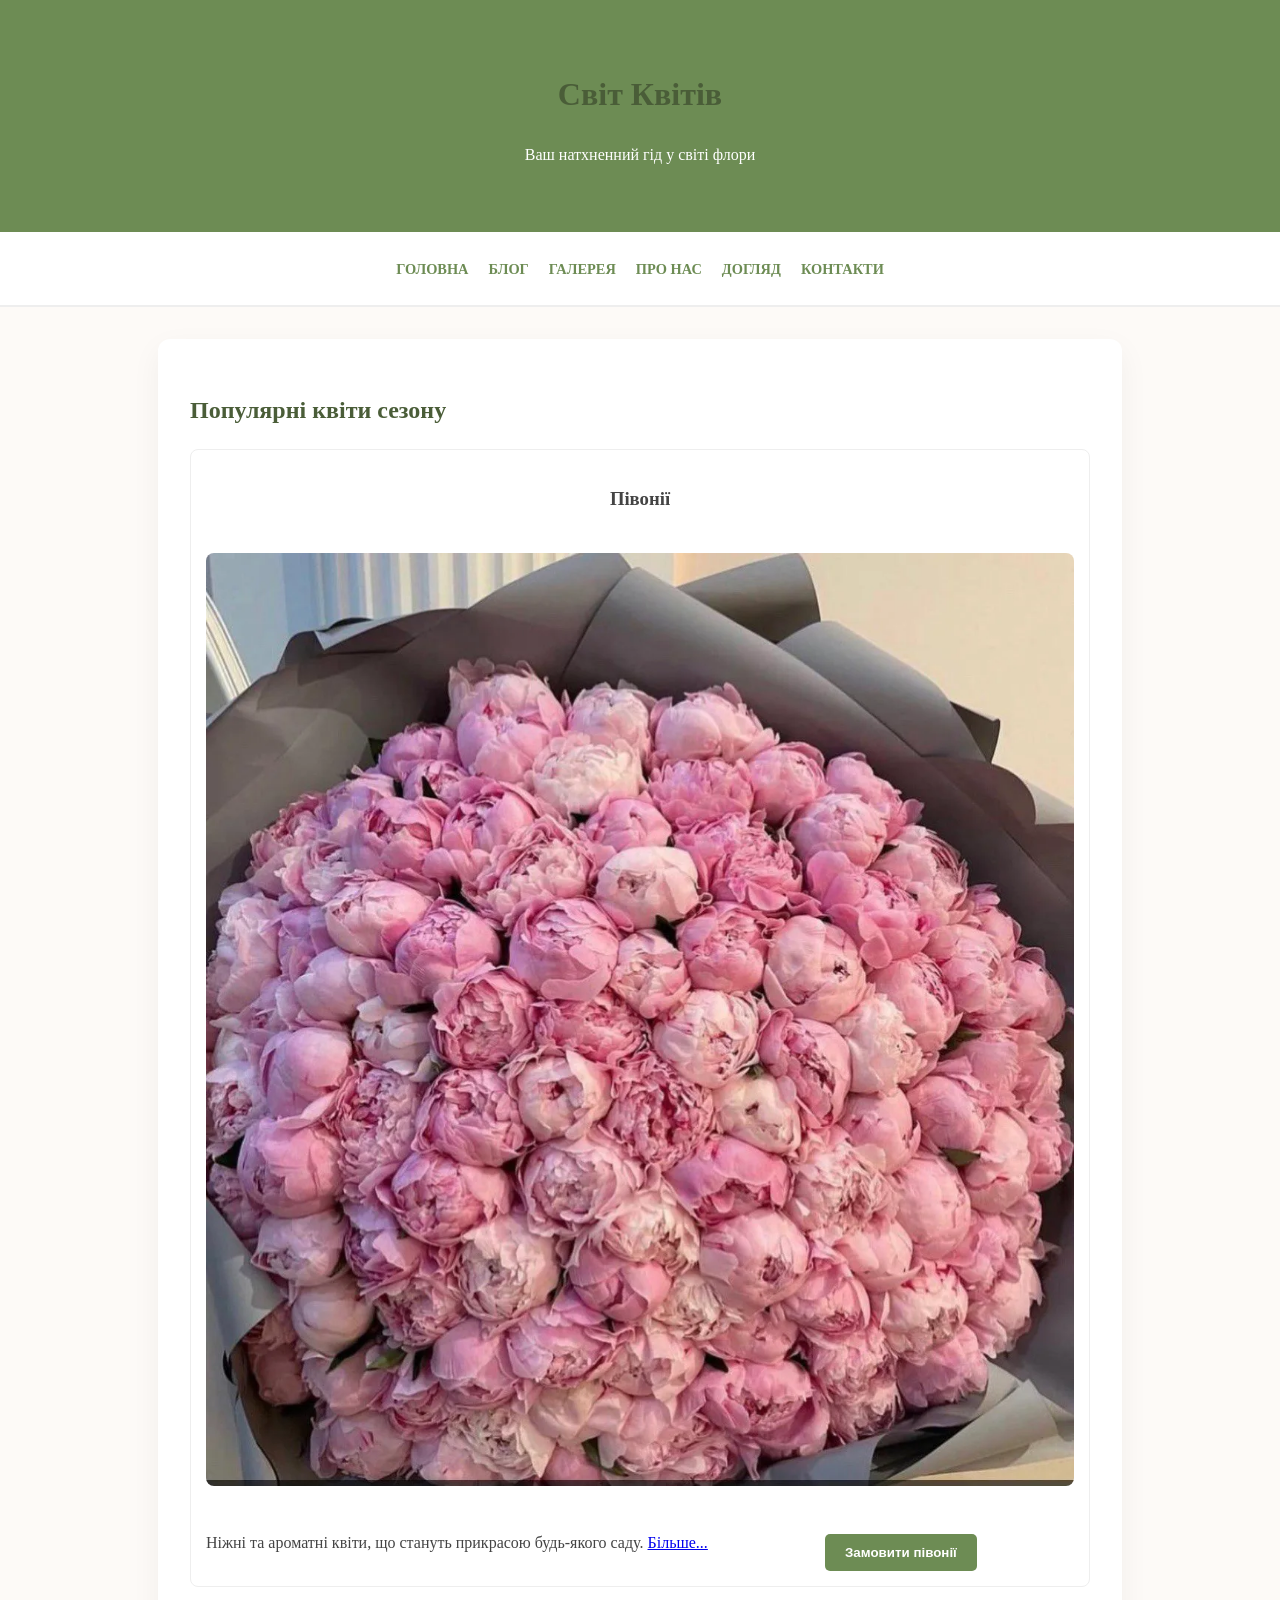
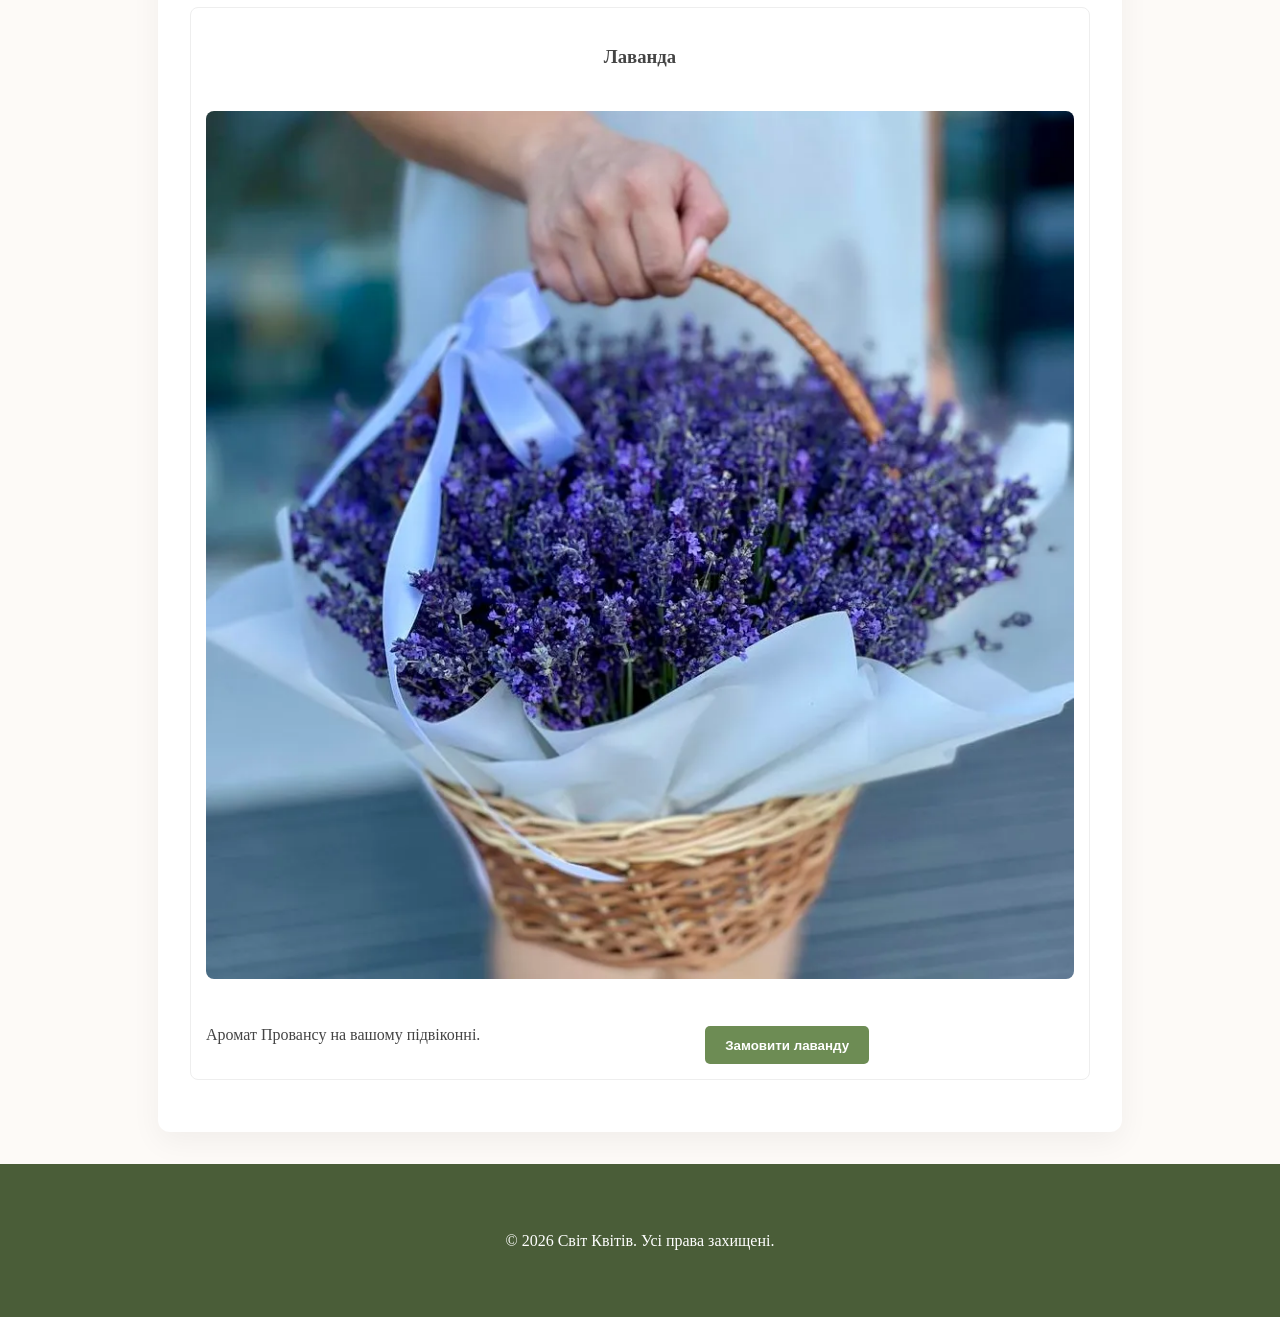
<file: index.html>
<!DOCTYPE html>
<html lang="uk">
<head>
    
    <!-- Google Tag Manager -->
<script>(function(w,d,s,l,i){w[l]=w[l]||[];w[l].push({'gtm.start':
new Date().getTime(),event:'gtm.js'});var f=d.getElementsByTagName(s)[0],
j=d.createElement(s),dl=l!='dataLayer'?'&l='+l:'';j.async=true;j.src=
'https://www.googletagmanager.com/gtm.js?id='+i+dl;f.parentNode.insertBefore(j,f);
})(window,document,'script','dataLayer','GTM-P4GCGDGV');</script>
<!-- End Google Tag Manager -->
    <script type="text/javascript">
    (function(c,l,a,r,i,t,y){
        c[a]=c[a]||function(){(c[a].q=c[a].q||[]).push(arguments)};
        t=l.createElement(r);t.async=1;t.src="https://www.clarity.ms/tag/"+i;
        y=l.getElementsByTagName(r)[0];y.parentNode.insertBefore(t,y);
    })(window, document, "clarity", "script", "whqlkf396k");
</script>

    <script async src="https://www.googletagmanager.com/gtag/js?id=G-39VFWJ983L"></script>
    <script>
      window.dataLayer = window.dataLayer || [];
      function gtag(){dataLayer.push(arguments);}
      gtag('js', new Date());
      gtag('config', 'G-39VFWJ983L');
    </script>
    <meta charset="UTF-8">
    <title>Світ Квітів — Доставка свіжих букетів та квітів по Україні</title>
    <meta name="description" content="Шукаєте ідеальний подарунок? Замовляйте свіжі букети з доставкою в магазині Світ Квітів. Авторські композиції та гарантія свіжості. Оберіть свій букет зараз!">
    <link rel="stylesheet" href="style.css">
</head>
<body>
    <header>
        <h1>Світ Квітів</h1>
        <p>Ваш натхненний гід у світі флори</p>
    </header>
    <nav>
        <ul>
            <li><a href="index.html">Головна</a></li>
            <li><a href="blog.html">Блог</a></li>
            <li><a href="services.html">Галерея</a></li>
            <li><a href="about.html">Про нас</a></li>
            <li><a href="long-meta.html">Догляд</a></li>
            <li><a href="contacts.html">Контакти</a></li>
        </ul>
    </nav>
    <div class="container">
        <h2>Популярні квіти сезону</h2>
        
        <div class="flower-card">
            <h3>Півонії</h3>
            <picture>
                <source srcset="img/peonies.webp" type="image/webp">
                <img src="img/peonies.jpg" alt="Ніжні рожеві півонії" width="1170" height="1258">
            </picture>
            <p>Ніжні та ароматні квіти, що стануть прикрасою будь-якого саду.
            <a href="copy-page.html">Більше...</a></p>
            <button id="order_peonies" class="order-btn">Замовити півонії</button>
        </div>

        <div class="flower-card">
            <h3>Лаванда</h3>
            <picture>
                <source srcset="img/lavender.webp" type="image/webp">
                <img src="img/lavender.jpg" alt="Букет свіжої лаванди" width="905" height="905" loading="lazy">
            </picture>
            <p>Аромат Провансу на вашому підвіконні.</p>
            <button id="order_lavender" class="order-btn">Замовити лаванду</button>
        </div>
    </div>
    <footer>
        <p>&copy; 2026 Світ Квітів. Усі права захищені.</p>
    </footer>

    <script>
      // 1. Кліки по кнопках замовлення
      document.querySelectorAll('.order-btn').forEach(function(el) {
        el.addEventListener('click', function() {
          gtag('event', 'order_click', {
            'button_id': this.id,
            'flower_type': this.innerText
          });
        });
      });

      // 2. Кліки по навігації
      document.querySelectorAll('nav a').forEach(function(el) {
        el.addEventListener('click', function() {
          gtag('event', 'nav_click', {
            'menu_item': this.innerText
          });
        });
      });
    </script>
</body>
</html>
</file>
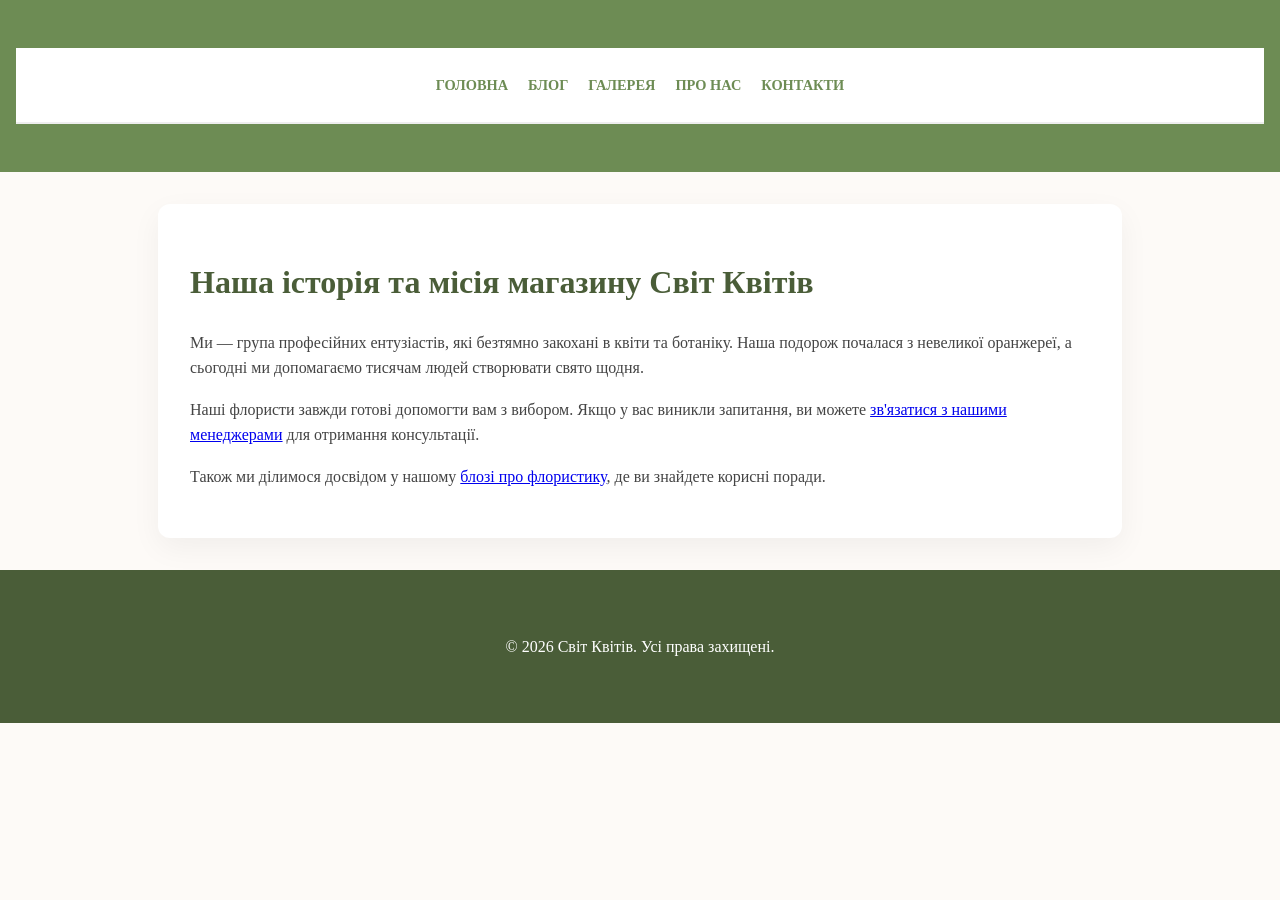
<file: about.html>
<!DOCTYPE html>
<html lang="uk">
<head>
    <!-- Google Tag Manager -->
<script>(function(w,d,s,l,i){w[l]=w[l]||[];w[l].push({'gtm.start':
new Date().getTime(),event:'gtm.js'});var f=d.getElementsByTagName(s)[0],
j=d.createElement(s),dl=l!='dataLayer'?'&l='+l:'';j.async=true;j.src=
'https://www.googletagmanager.com/gtm.js?id='+i+dl;f.parentNode.insertBefore(j,f);
})(window,document,'script','dataLayer','GTM-P4GCGDGV');</script>
<!-- End Google Tag Manager -->
    <script type="text/javascript">
    (function(c,l,a,r,i,t,y){
        c[a]=c[a]||function(){(c[a].q=c[a].q||[]).push(arguments)};
        t=l.createElement(r);t.async=1;t.src="https://www.clarity.ms/tag/"+i;
        y=l.getElementsByTagName(r)[0];y.parentNode.insertBefore(t,y);
    })(window, document, "clarity", "script", "whqlkf396k");
</script>

    <!-- Google tag (gtag.js) -->
<script async src="https://www.googletagmanager.com/gtag/js?id=G-39VFWJ983L"></script>
<script>
  window.dataLayer = window.dataLayer || [];
  function gtag(){dataLayer.push(arguments);}
  gtag('js', new Date());

  gtag('config', 'G-39VFWJ983L');
</script>
    <meta charset="UTF-8">
    <title>Про магазин Світ Квітів — Наша історія та цінності флористики</title>
    <meta name="description" content="Дізнайтеся більше про Світ Квітів! Ми створюємо квітковий настрій з душею. Професійна флористика, тільки свіжі поставки та індивідуальний підхід до кожного клієнта.">
    <link rel="stylesheet" href="style.css">
</head>
<body>
    <header>
        <nav>
            <ul>
                <li><a href="index.html">Головна</a></li>
                <li><a href="blog.html">Блог</a></li>
                <li><a href="services.html">Галерея</a></li>
                <li><a href="about.html">Про нас</a></li>
                <li><a href="contacts.html">Контакти</a></li>
            </ul>
        </nav>
    </header>

    <div class="container">
        <h1>Наша історія та місія магазину Світ Квітів</h1>
        <p>Ми — група професійних ентузіастів, які безтямно закохані в квіти та ботаніку. Наша подорож почалася з невеликої оранжереї, а сьогодні ми допомагаємо тисячам людей створювати свято щодня.</p>
        
        <p>Наші флористи завжди готові допомогти вам з вибором. Якщо у вас виникли запитання, ви можете <a href="contacts.html">зв'язатися з нашими менеджерами</a> для отримання консультації.</p>
        
        <p>Також ми ділимося досвідом у нашому <a href="blog.html">блозі про флористику</a>, де ви знайдете корисні поради.</p>
    </div>

    <footer>
        <p>&copy; 2026 Світ Квітів. Усі права захищені.</p>
    </footer>
</body>
</html>
</file>
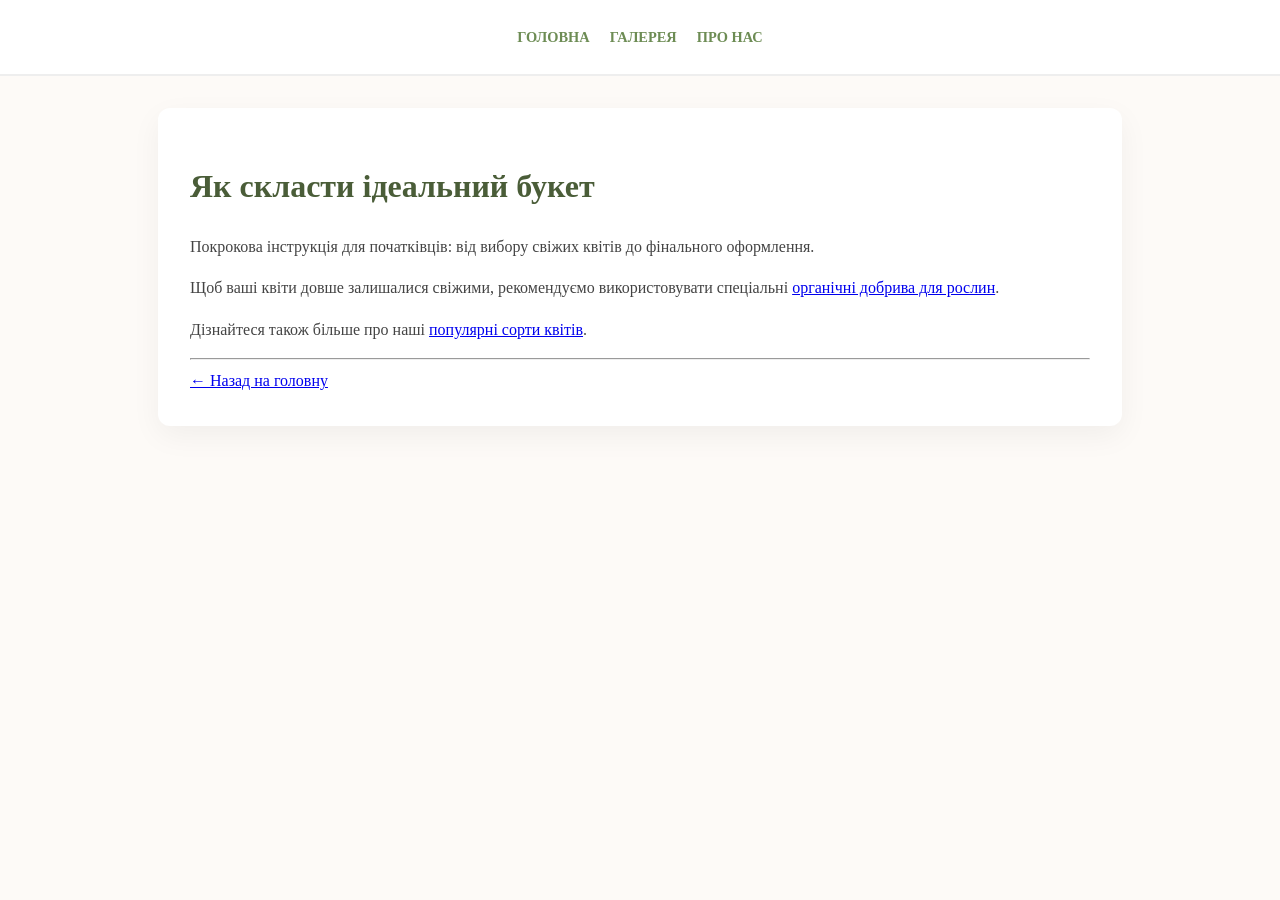
<file: blog.html>
<!DOCTYPE html>
<html lang="uk">
<head>
    <!-- Google Tag Manager -->
<script>(function(w,d,s,l,i){w[l]=w[l]||[];w[l].push({'gtm.start':
new Date().getTime(),event:'gtm.js'});var f=d.getElementsByTagName(s)[0],
j=d.createElement(s),dl=l!='dataLayer'?'&l='+l:'';j.async=true;j.src=
'https://www.googletagmanager.com/gtm.js?id='+i+dl;f.parentNode.insertBefore(j,f);
})(window,document,'script','dataLayer','GTM-P4GCGDGV');</script>
<!-- End Google Tag Manager -->
    <script type="text/javascript">
    (function(c,l,a,r,i,t,y){
        c[a]=c[a]||function(){(c[a].q=c[a].q||[]).push(arguments)};
        t=l.createElement(r);t.async=1;t.src="https://www.clarity.ms/tag/"+i;
        y=l.getElementsByTagName(r)[0];y.parentNode.insertBefore(t,y);
    })(window, document, "clarity", "script", "whqlkf396k");
</script>

    <!-- Google tag (gtag.js) -->
<script async src="https://www.googletagmanager.com/gtag/js?id=G-39VFWJ983L"></script>
<script>
  window.dataLayer = window.dataLayer || [];
  function gtag(){dataLayer.push(arguments);}
  gtag('js', new Date());

  gtag('config', 'G-39VFWJ983L');
</script>
    <meta charset="UTF-8">
    <title>Блог про флористику: Поради по догляду за зрізаними квітами</title>
    <meta name="description" content="Корисні статті для любителів квітів. 🌿 Дізнайтеся, як продовжити життя півоніям, як вибирати добрива та створювати букети вдома. Читайте поради професійних флористів!">
    <link rel="stylesheet" href="style.css">
</head>
<body>
    <nav>
        <ul>
            <li><a href="index.html">Головна</a></li>
            <li><a href="services.html">Галерея</a></li>
            <li><a href="about.html">Про нас</a></li>
        </ul>
    </nav>

    <div class="container">
        <h1>Як скласти ідеальний букет</h1>
        <p>Покрокова інструкція для початківців: від вибору свіжих квітів до фінального оформлення.</p>
        
        <p>Щоб ваші квіти довше залишалися свіжими, рекомендуємо використовувати спеціальні 
           <a href="no-h1.html">органічні добрива для рослин</a>.
        </p>

        <p>Дізнайтеся також більше про наші <a href="services.html">популярні сорти квітів</a>.</p>

        <hr>
        <a href="index.html">← Назад на головну</a>
    </div>
</body>
</html>
</file>
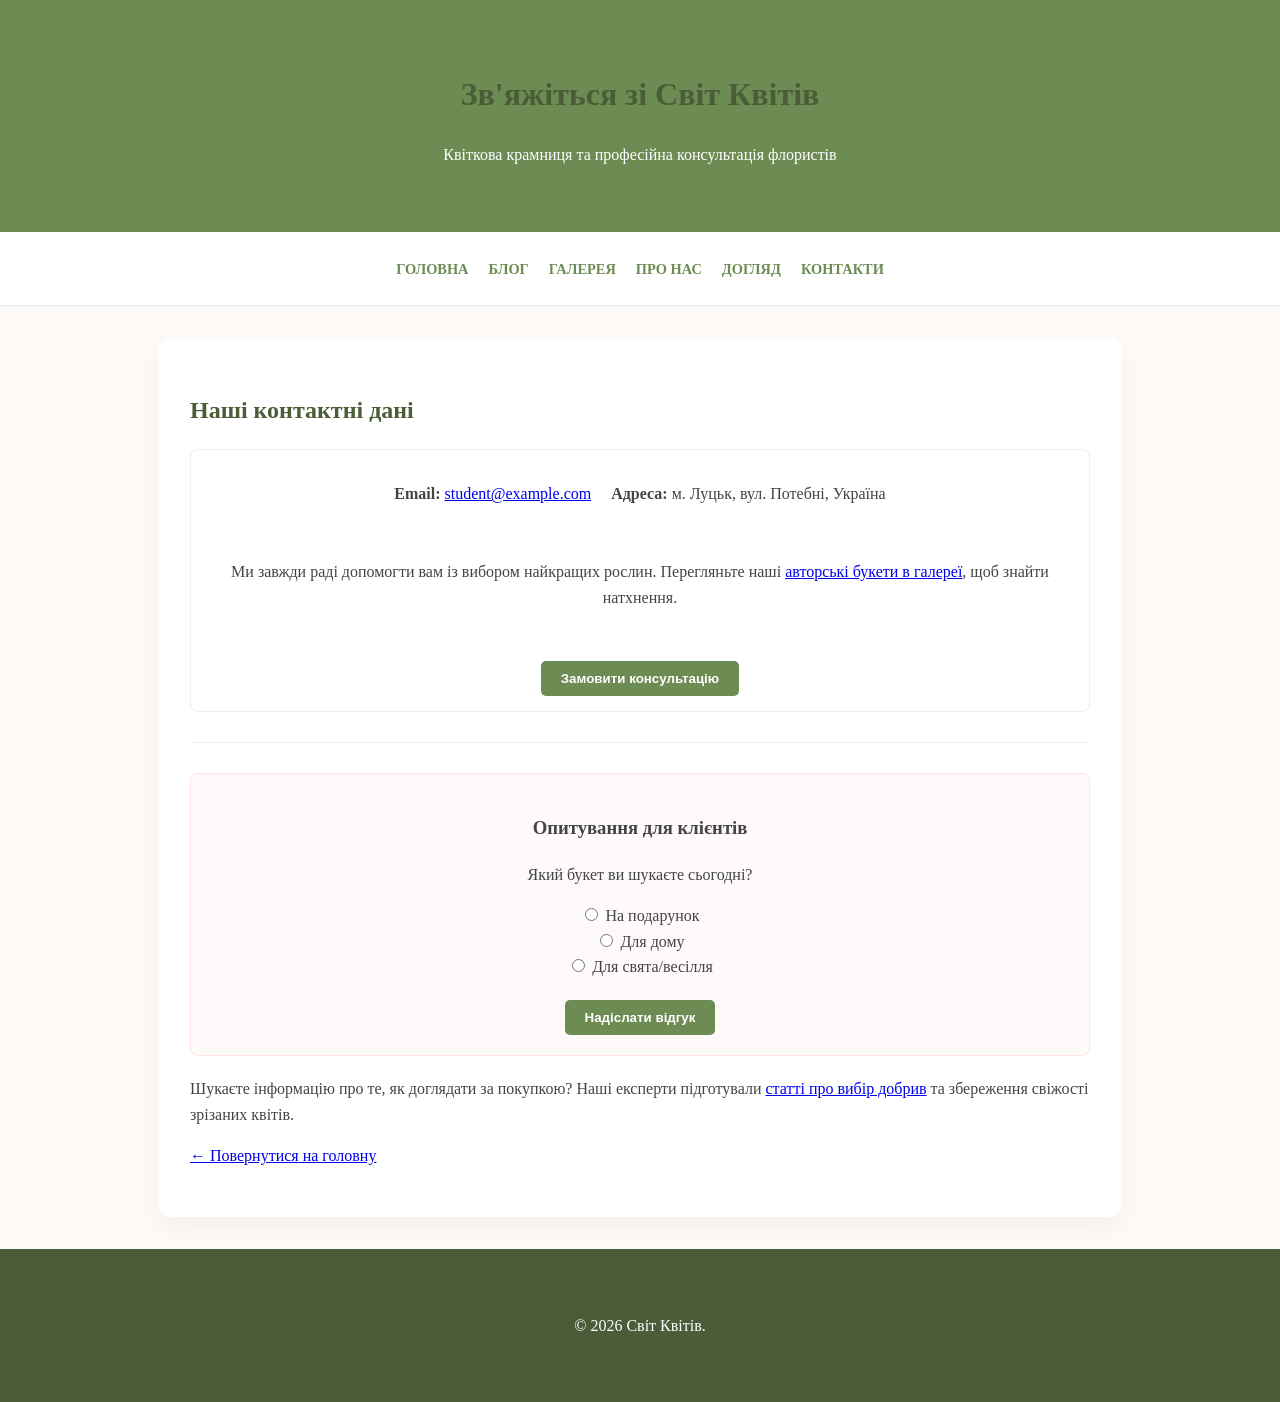
<file: contacts.html>
<!DOCTYPE html>
<html lang="uk">
<head>
    <!-- Google Tag Manager -->
<script>(function(w,d,s,l,i){w[l]=w[l]||[];w[l].push({'gtm.start':
new Date().getTime(),event:'gtm.js'});var f=d.getElementsByTagName(s)[0],
j=d.createElement(s),dl=l!='dataLayer'?'&l='+l:'';j.async=true;j.src=
'https://www.googletagmanager.com/gtm.js?id='+i+dl;f.parentNode.insertBefore(j,f);
})(window,document,'script','dataLayer','GTM-P4GCGDGV');</script>
<!-- End Google Tag Manager -->
    <script type="text/javascript">
    (function(c,l,a,r,i,t,y){
        c[a]=c[a]||function(){(c[a].q=c[a].q||[]).push(arguments)};
        t=l.createElement(r);t.async=1;t.src="https://www.clarity.ms/tag/"+i;
        y=l.getElementsByTagName(r)[0];y.parentNode.insertBefore(t,y);
    })(window, document, "clarity", "script", "whqlkf396k");
</script>

    <script async src="https://www.googletagmanager.com/gtag/js?id=G-39VFWJ983L"></script>
    <script>
      window.dataLayer = window.dataLayer || [];
      function gtag(){dataLayer.push(arguments);}
      gtag('js', new Date());
      gtag('config', 'G-39VFWJ983L');
    </script>
    <meta charset="UTF-8">
    <meta name="viewport" content="width=device-width, initial-scale=1.0">
    <link rel="stylesheet" href="style.css">
    <title>Контакти магазину Світ Квітів — Адреса, телефон та графік</title>
    <meta name="description" content="Потрібна допомога у виборі квітів? Зв'яжіться з нашими флористами за телефоном або завітайте до нас. Швидка консультація та зручне оформлення замовлення онлайн!">
</head>
<body>

    <header>
        <h1>Зв'яжіться зі Світ Квітів</h1>
        <p>Квіткова крамниця та професійна консультація флористів</p>
    </header>

    <nav>
        <ul>
            <li><a href="index.html">Головна</a></li>
            <li><a href="blog.html">Блог</a></li>
            <li><a href="services.html">Галерея</a></li>
            <li><a href="about.html">Про нас</a></li>
            <li><a href="long-meta.html">Догляд</a></li>
            <li><a href="contacts.html">Контакти</a></li>
        </ul>
    </nav>

    <div class="container">
        <h2>Наші контактні дані</h2>
        
        <div class="flower-card">
            <p><strong>Email:</strong> <a href="mailto:student@example.com" class="contact-link">student@example.com</a></p>
            <p><strong>Адреса:</strong> м. Луцьк, вул. Потебні, Україна</p>
            <p>Ми завжди раді допомогти вам із вибором найкращих рослин. Перегляньте наші <a href="services.html">авторські букети в галереї</a>, щоб знайти натхнення.</p>
            <button id="contact_order_btn" class="order-btn" style="margin-top: 15px;">Замовити консультацію</button>
        </div>

        <hr style="margin: 30px 0; border: 0; border-top: 1px solid #eee;">

        <div class="survey-box">
            <h3>Опитування для клієнтів</h3>
            <p>Який букет ви шукаєте сьогодні?</p>
            <form id="contact_survey">
                <div style="margin-bottom: 10px;">
                    <input type="radio" id="gift" name="purpose" value="gift">
                    <label for="gift">На подарунок</label><br>
                    <input type="radio" id="home" name="purpose" value="home">
                    <label for="home">Для дому</label><br>
                    <input type="radio" id="event" name="purpose" value="event">
                    <label for="event">Для свята/весілля</label>
                </div>
                
                <button type="submit" id="submit_survey_btn" class="order-btn">Надіслати відгук</button>
            </form>
            <p id="survey_thanks" style="display:none; color: #ff69b4; font-weight: bold; margin-top: 10px;">
                Дякуємо! Ваша думка важлива для нас.
            </p>
        </div>

        <p style="margin-top: 20px;">
            Шукаєте інформацію про те, як доглядати за покупкою? Наші експерти підготували <a href="blog.html">статті про вибір добрив</a> та збереження свіжості зрізаних квітів.
        </p>

        <p>
            <a href="index.html">← Повернутися на головну</a>
        </p>
    </div>

    <footer>
        <p>&copy; 2026 Світ Квітів. </p>
    </footer>

    <script>
      // Логіка форми
      document.getElementById('contact_survey').addEventListener('submit', function(e) {
        e.preventDefault();
        gtag('event', 'survey_submit', { 'form_id': 'contact_survey' }); // Подія відправки форми
        this.style.display = 'none';
        document.getElementById('survey_thanks').style.display = 'block';
      });

      // Клік по Email
      document.querySelector('.contact-link').addEventListener('click', function() {
        gtag('event', 'contact_info_click', { 'contact_type': 'email' });
      });

      // Клік по кнопці консультації
      document.getElementById('contact_order_btn').addEventListener('click', function() {
        gtag('event', 'order_click', { 'button_id': 'contact_consultation' });
      });
    </script>
</body>
</html>
</file>
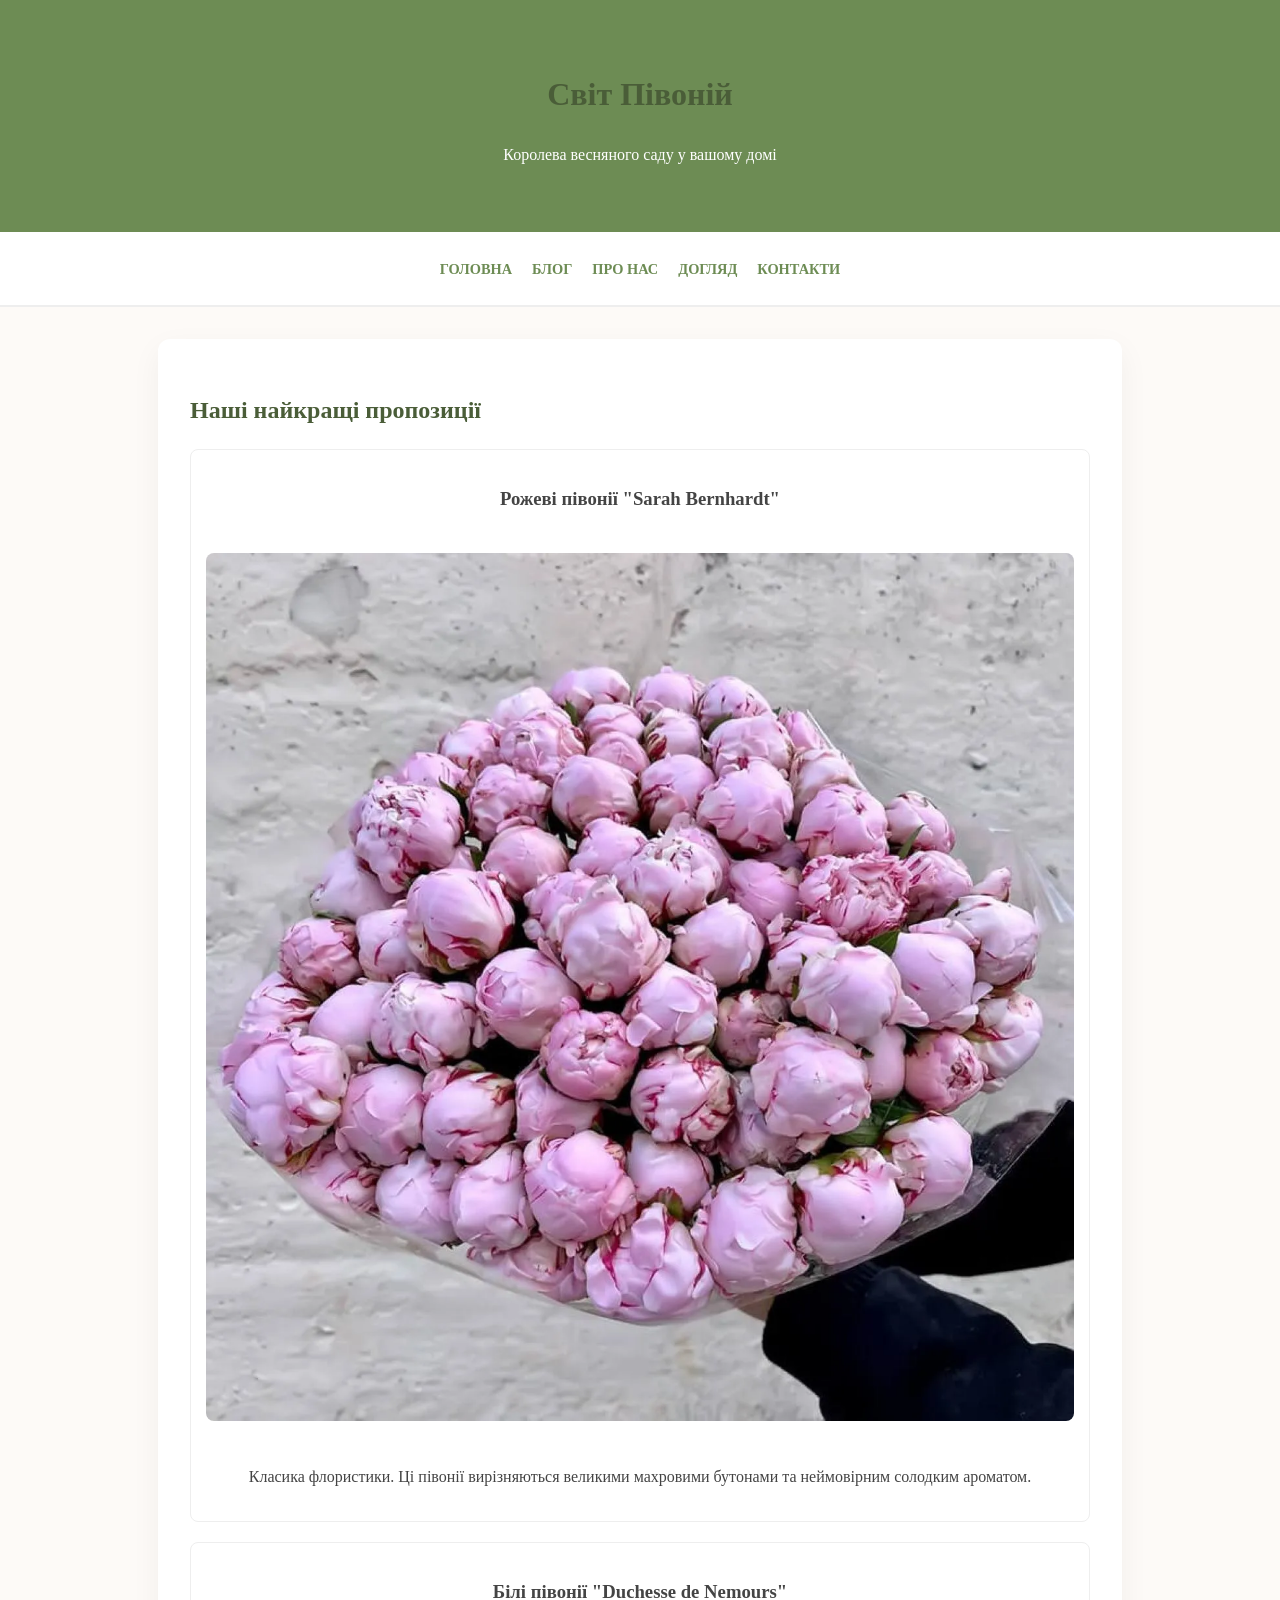
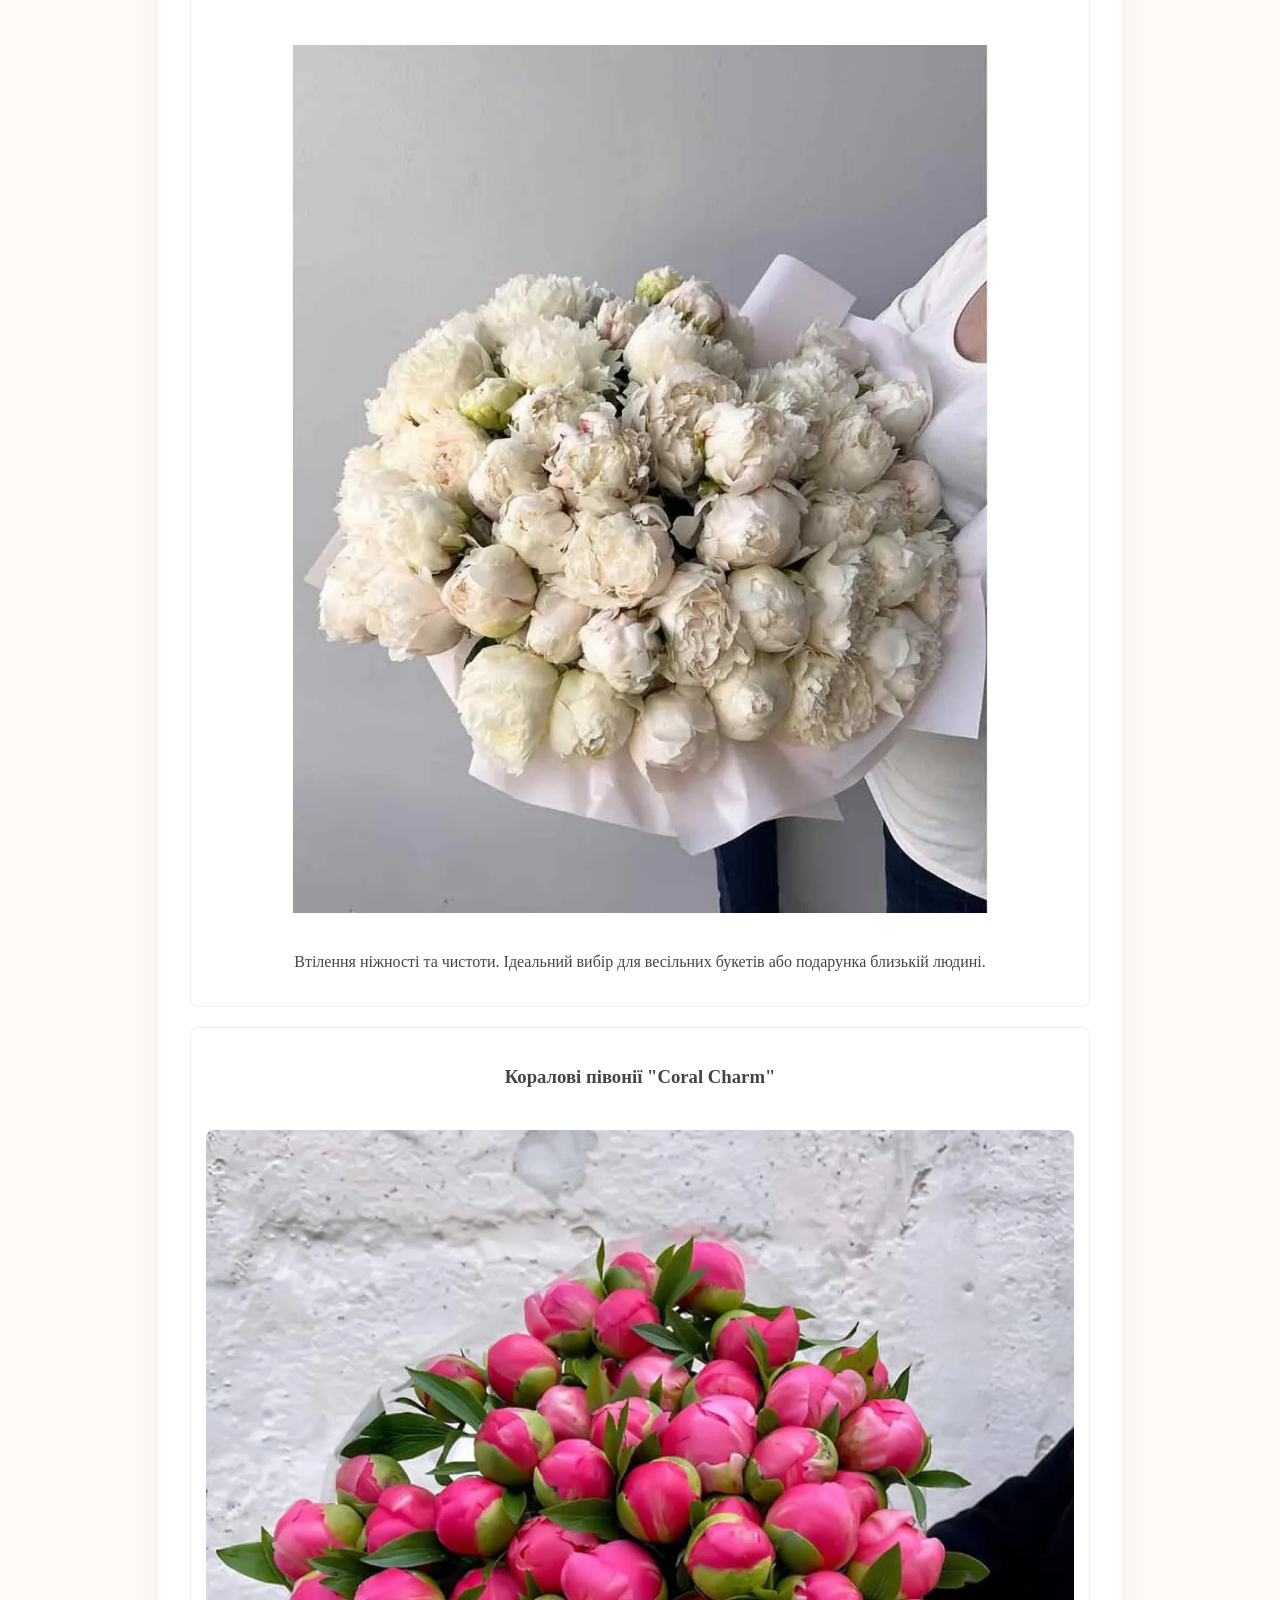
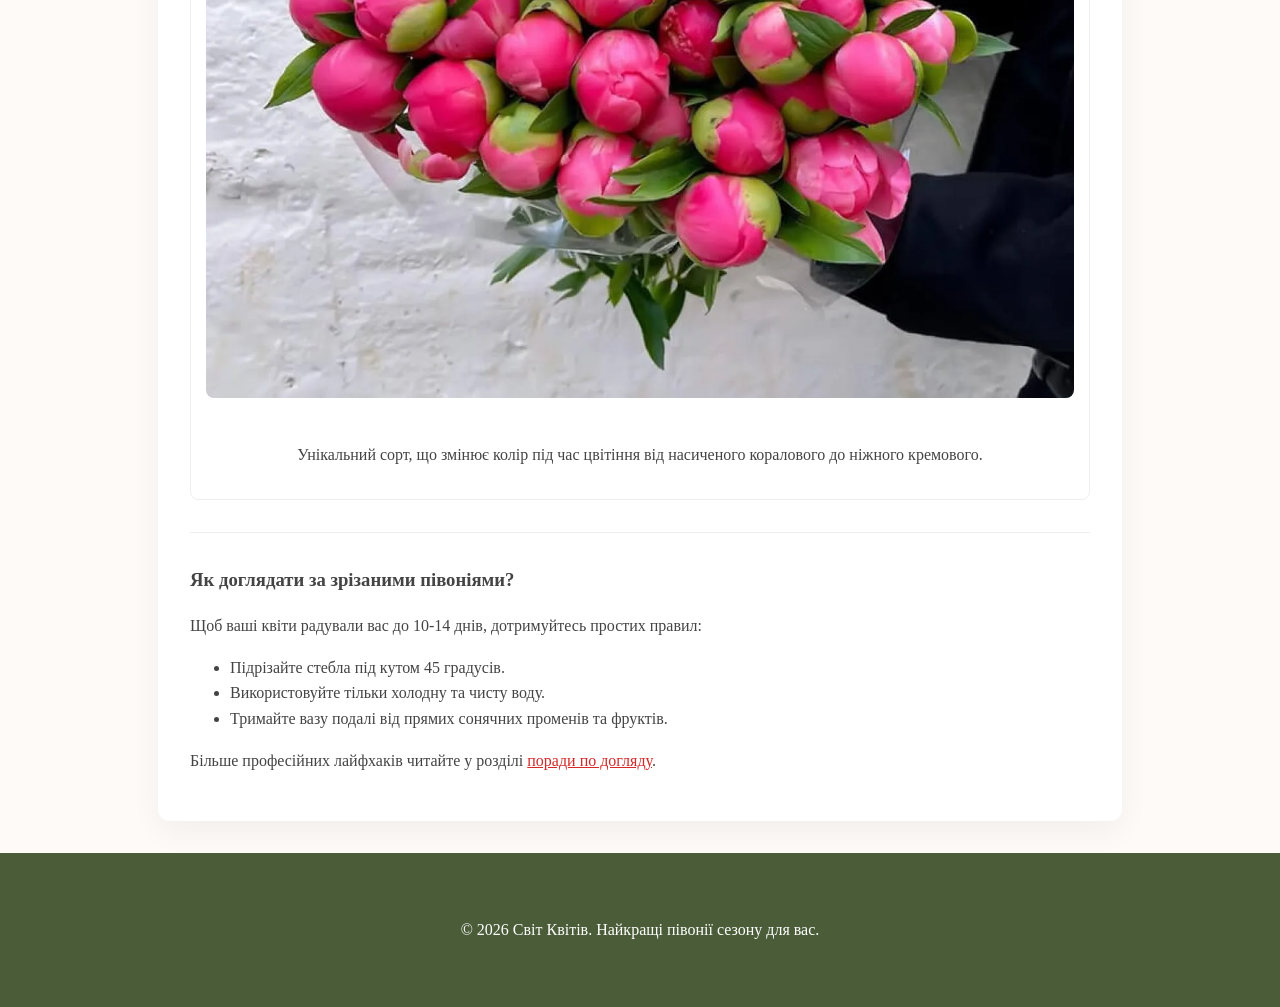
<file: copy-page.html>
<!DOCTYPE html>
<html lang="uk">
<head>
    <!-- Google Tag Manager -->
<script>(function(w,d,s,l,i){w[l]=w[l]||[];w[l].push({'gtm.start':
new Date().getTime(),event:'gtm.js'});var f=d.getElementsByTagName(s)[0],
j=d.createElement(s),dl=l!='dataLayer'?'&l='+l:'';j.async=true;j.src=
'https://www.googletagmanager.com/gtm.js?id='+i+dl;f.parentNode.insertBefore(j,f);
})(window,document,'script','dataLayer','GTM-P4GCGDGV');</script>
<!-- End Google Tag Manager -->
    <script type="text/javascript">
    (function(c,l,a,r,i,t,y){
        c[a]=c[a]||function(){(c[a].q=c[a].q||[]).push(arguments)};
        t=l.createElement(r);t.async=1;t.src="https://www.clarity.ms/tag/"+i;
        y=l.getElementsByTagName(r)[0];y.parentNode.insertBefore(t,y);
    })(window, document, "clarity", "script", "whqlkf396k");
</script>

    <!-- Google tag (gtag.js) -->
<script async src="https://www.googletagmanager.com/gtag/js?id=G-39VFWJ983L"></script>
<script>
  window.dataLayer = window.dataLayer || [];
  function gtag(){dataLayer.push(arguments);}
  gtag('js', new Date());

  gtag('config', 'G-39VFWJ983L');
</script>
    <meta charset="UTF-8">
    <meta name="viewport" content="width=device-width, initial-scale=1.0">
    <title>Купити свіжі півонії — Найкращі сорти та щоденна доставка</title>
    <meta name="description" content="Величезний вибір свіжих півоній: від класичних рожевих до вишуканих деревоподібних. Замовляйте букети з доставкою в Світ Квітів. Гарантія свіжості!">
    <link rel="stylesheet" href="style.css">
    
    <script type="application/ld+json">
    {
      "@context": "https://schema.org/",
      "@type": "Product",
      "name": "Колекція свіжих півоній",
      "image": "img/pink-peonies.webp",
      "description": "Найкращі сезонні півонії різних сортів: Сара Бернар, Корал Шарм та інші.",
      "brand": { "@type": "Brand", "name": "Світ Квітів" },
      "offers": {
        "@type": "AggregateOffer",
        "lowPrice": "800",
        "highPrice": "2500",
        "priceCurrency": "UAH",
        "availability": "https://schema.org/InStock"
      }
    }
    </script>
</head>
<body>

    <header>
        <h1>Світ Півоній</h1>
        <p>Королева весняного саду у вашому домі</p>
    </header>

    <nav>
        <ul>
            <li><a href="index.html">Головна</a></li>
            <li><a href="blog.html">Блог</a></li>
            <li><a href="about.html">Про нас</a></li>
            <li><a href="long-meta.html">Догляд</a></li>
            <li><a href="contacts.html">Контакти</a></li> 
        </ul>
    </nav>

    <main class="container">
        <h2>Наші найкращі пропозиції</h2>
        
            <article class="flower-card">
                <h3>Рожеві півонії "Sarah Bernhardt"</h3>
                <picture>
                    <source srcset="img/pink-peonies.webp" type="image/webp">
                    <img src="img/pink-peonies.jpg" 
                         alt="Класичні рожеві півонії сорту Сара Бернар"
                         width="1333"
                         height="1333">
                </picture>
                <p>Класика флористики. Ці півонії вирізняються великими махровими бутонами та неймовірним солодким ароматом.</p>
            </article>

            <article class="flower-card">
                <h3>Білі півонії "Duchesse de Nemours"</h3>
                <img src="img/white-peonies.webp" 
                     alt="Білі махрові півонії"
                     width="1100"
                     height="1100"
                    loading="lazy">
                <p>Втілення ніжності та чистоти. Ідеальний вибір для весільних букетів або подарунка близькій людині.</p>
            </article>

            <article class="flower-card">
                <h3>Коралові півонії "Coral Charm"</h3>
                <picture>
                    <source srcset="img/coral-peonies.webp" type="image/webp">
                    <img src="img/coral-peonies.jpg" 
                         alt="Півонії сорту Корал Шарм"
                         width="1333"
                         height="1333"
                        loading="lazy">
                </picture>
                <p>Унікальний сорт, що змінює колір під час цвітіння від насиченого коралового до ніжного кремового.</p>
            </article>
        
        <hr style="border: 0; border-top: 1px solid #eee; margin: 2rem 0;">
        
        <section>
            <h3>Як доглядати за зрізаними півоніями?</h3>
            <p>Щоб ваші квіти радували вас до 10-14 днів, дотримуйтесь простих правил:</p>
            <ul>
                <li>Підрізайте стебла під кутом 45 градусів.</li>
                <li>Використовуйте тільки холодну та чисту воду.</li>
                <li>Тримайте вазу подалі від прямих сонячних променів та фруктів.</li>
            </ul>
            <p>Більше професійних лайфхаків читайте у розділі <a href="long-meta.html" class="error-link">поради по догляду</a>.</p>
        </section>
    </main>

    <footer>
        <p>&copy; 2026 Світ Квітів. Найкращі півонії сезону для вас.</p>
    </footer>

</body>
</html>
</file>
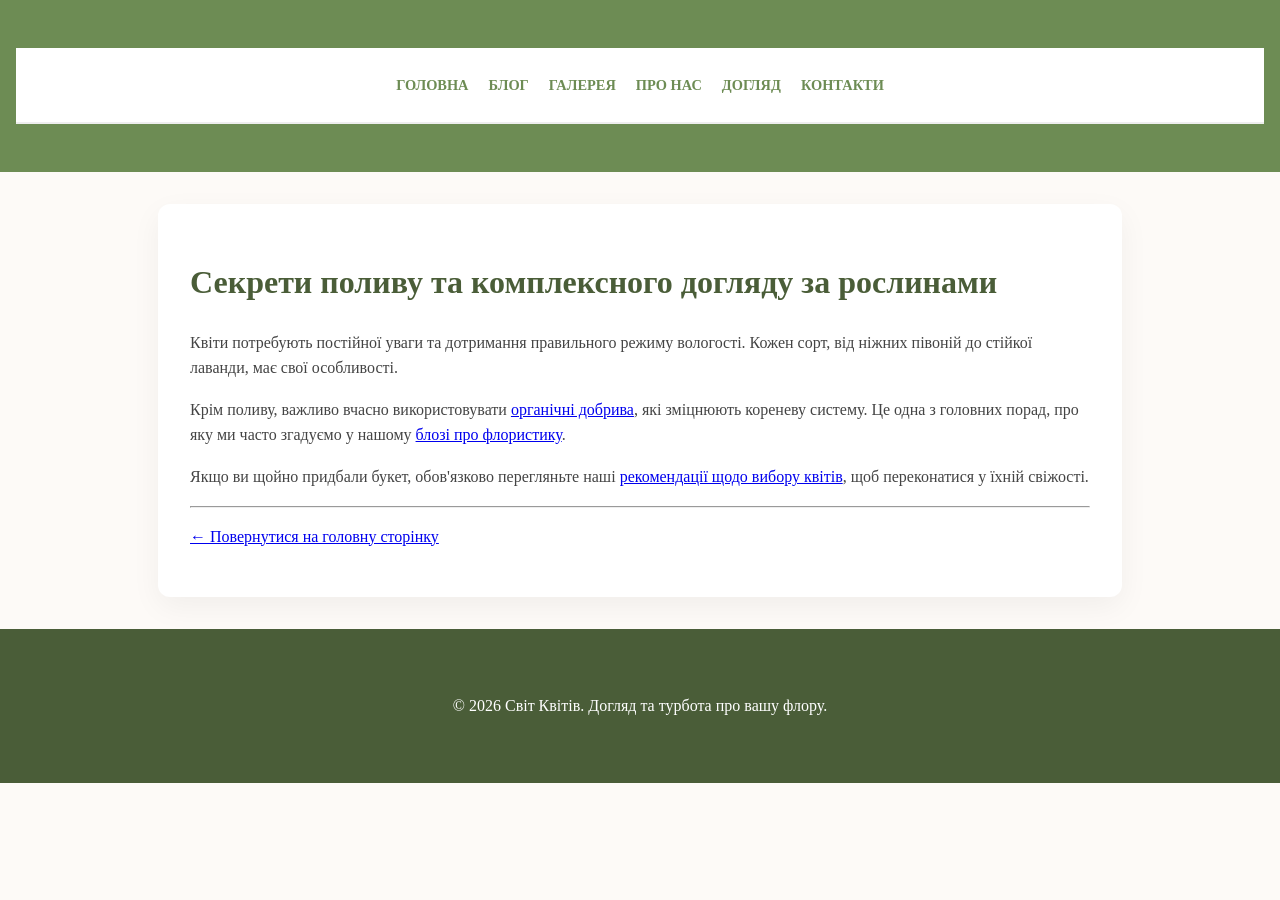
<file: long-meta.html>
<!DOCTYPE html>
<html lang="uk">
<head>
    <!-- Google Tag Manager -->
<script>(function(w,d,s,l,i){w[l]=w[l]||[];w[l].push({'gtm.start':
new Date().getTime(),event:'gtm.js'});var f=d.getElementsByTagName(s)[0],
j=d.createElement(s),dl=l!='dataLayer'?'&l='+l:'';j.async=true;j.src=
'https://www.googletagmanager.com/gtm.js?id='+i+dl;f.parentNode.insertBefore(j,f);
})(window,document,'script','dataLayer','GTM-P4GCGDGV');</script>
<!-- End Google Tag Manager -->
    <script type="text/javascript">
    (function(c,l,a,r,i,t,y){
        c[a]=c[a]||function(){(c[a].q=c[a].q||[]).push(arguments)};
        t=l.createElement(r);t.async=1;t.src="https://www.clarity.ms/tag/"+i;
        y=l.getElementsByTagName(r)[0];y.parentNode.insertBefore(t,y);
    })(window, document, "clarity", "script", "whqlkf396k");
</script>

    <!-- Google tag (gtag.js) -->
<script async src="https://www.googletagmanager.com/gtag/js?id=G-39VFWJ983L"></script>
<script>
  window.dataLayer = window.dataLayer || [];
  function gtag(){dataLayer.push(arguments);}
  gtag('js', new Date());

  gtag('config', 'G-39VFWJ983L');
</script>
    <meta charset="UTF-8">
    <title>Правила догляду за домашніми рослинами — Поради садівникам</title>
    <meta name="description" content="Повна інструкція по догляду за квітами: від поливу до боротьби зі шкідниками. Забезпечте вашим рослинам правильний догляд, щоб вони радували вас красою щороку!">
    <link rel="stylesheet" href="style.css">
</head>
<body>
    <header>
        <nav>
            <ul>
                <li><a href="index.html">Головна</a></li>
                <li><a href="blog.html">Блог</a></li>
                <li><a href="services.html">Галерея</a></li>
                <li><a href="about.html">Про нас</a></li>
                <li><a href="long-meta.html">Догляд</a></li>
                <li><a href="contacts.html">Контакти</a></li>
            </ul>
        </nav>
    </header>

    <div class="container">
        <h1>Секрети поливу та комплексного догляду за рослинами</h1>
        <p>Квіти потребують постійної уваги та дотримання правильного режиму вологості. Кожен сорт, від ніжних півоній до стійкої лаванди, має свої особливості.</p>
        
        <p>Крім поливу, важливо вчасно використовувати <a href="no-h1.html">органічні добрива</a>, які зміцнюють кореневу систему. Це одна з головних порад, про яку ми часто згадуємо у нашому <a href="blog.html">блозі про флористику</a>.</p>

        <p>Якщо ви щойно придбали букет, обов'язково перегляньте наші <a href="copy-page.html">рекомендації щодо вибору квітів</a>, щоб переконатися у їхній свіжості.</p>
        
        <hr>
        <p><a href="index.html">← Повернутися на головну сторінку</a></p>
    </div>

    <footer>
        <p>&copy; 2026 Світ Квітів. Догляд та турбота про вашу флору.</p>
    </footer>
</body>
</html>
</file>
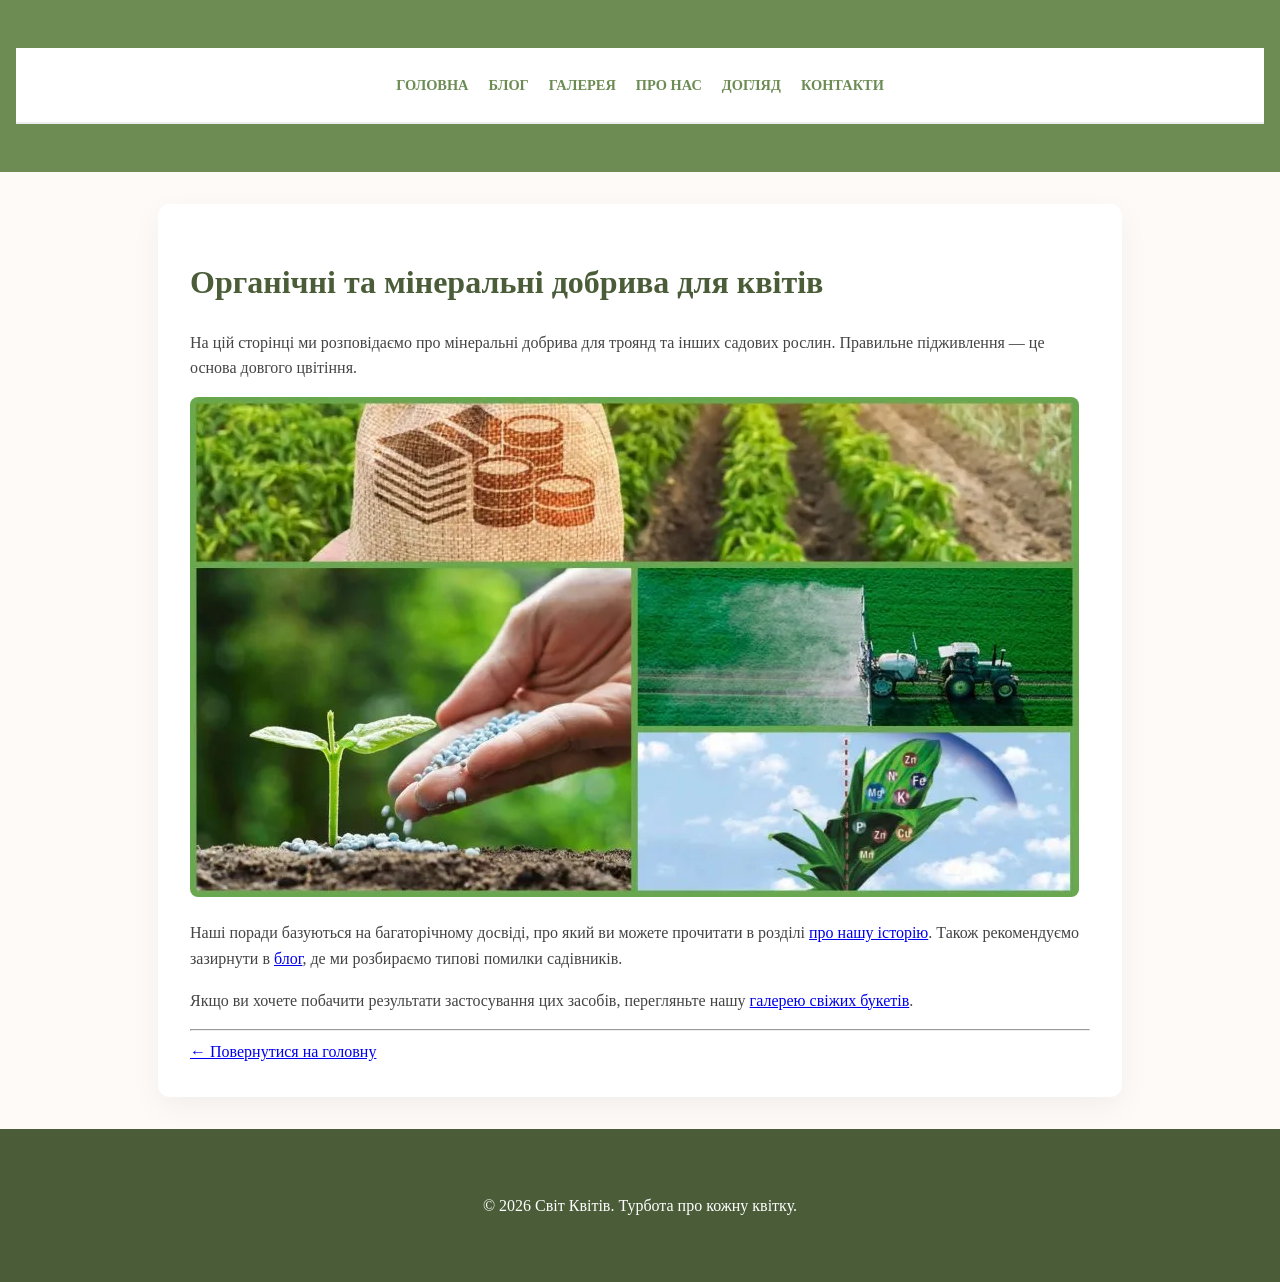
<file: no-h1.html>
<!DOCTYPE html>
<html lang="uk">
<head>
    <!-- Google Tag Manager -->
<script>(function(w,d,s,l,i){w[l]=w[l]||[];w[l].push({'gtm.start':
new Date().getTime(),event:'gtm.js'});var f=d.getElementsByTagName(s)[0],
j=d.createElement(s),dl=l!='dataLayer'?'&l='+l:'';j.async=true;j.src=
'https://www.googletagmanager.com/gtm.js?id='+i+dl;f.parentNode.insertBefore(j,f);
})(window,document,'script','dataLayer','GTM-P4GCGDGV');</script>
<!-- End Google Tag Manager -->
    <script type="text/javascript">
    (function(c,l,a,r,i,t,y){
        c[a]=c[a]||function(){(c[a].q=c[a].q||[]).push(arguments)};
        t=l.createElement(r);t.async=1;t.src="https://www.clarity.ms/tag/"+i;
        y=l.getElementsByTagName(r)[0];y.parentNode.insertBefore(t,y);
    })(window, document, "clarity", "script", "whqlkf396k");
</script>

    <!-- Google tag (gtag.js) -->
<script async src="https://www.googletagmanager.com/gtag/js?id=G-39VFWJ983L"></script>
<script>
  window.dataLayer = window.dataLayer || [];
  function gtag(){dataLayer.push(arguments);}
  gtag('js', new Date());

  gtag('config', 'G-39VFWJ983L');
</script>
    <meta charset="UTF-8">
    <title>Органічні добрива для квітів — Як вибрати та застосовувати</title>
    <meta name="description" content="Підвищуйте стійкість ваших рослин за допомогою якісних добрив. Детальний огляд засобів для підживлення та поради по застосуванню. Зробіть свій сад квітучим!">
    <link rel="stylesheet" href="style.css">
</head>
<body>
    <header>
        <nav>
            <ul>
                <li><a href="index.html">Головна</a></li>
                <li><a href="blog.html">Блог</a></li>
                <li><a href="services.html">Галерея</a></li>
                <li><a href="about.html">Про нас</a></li>
                <li><a href="long-meta.html">Догляд</a></li>
                <li><a href="contacts.html">Контакти</a></li>
            </ul>
        </nav>
    </header>

    <div class="container">
        <h1>Органічні та мінеральні добрива для квітів</h1>
        
        <p>На цій сторінці ми розповідаємо про мінеральні добрива для троянд та інших садових рослин. Правильне підживлення — це основа довгого цвітіння.</p>
        
        <picture>
            <source srcset="img/fertilizers.webp" type="image/webp">
            <img src="img/fertilizers.jpg" 
                 alt="Набір органічних добрив для садових квітів" 
                 width="889" 
                 height="500">
        </picture>

        <p>Наші поради базуються на багаторічному досвіді, про який ви можете прочитати в розділі <a href="about.html">про нашу історію</a>. Також рекомендуємо зазирнути в <a href="blog.html">блог</a>, де ми розбираємо типові помилки садівників.</p>

        <p>Якщо ви хочете побачити результати застосування цих засобів, перегляньте нашу <a href="services.html">галерею свіжих букетів</a>.</p>
        
        <hr>
        <a href="index.html">← Повернутися на головну</a>
    </div>

    <footer>
        <p>&copy; 2026 Світ Квітів. Турбота про кожну квітку.</p>
    </footer>
</body>
</html>
</file>
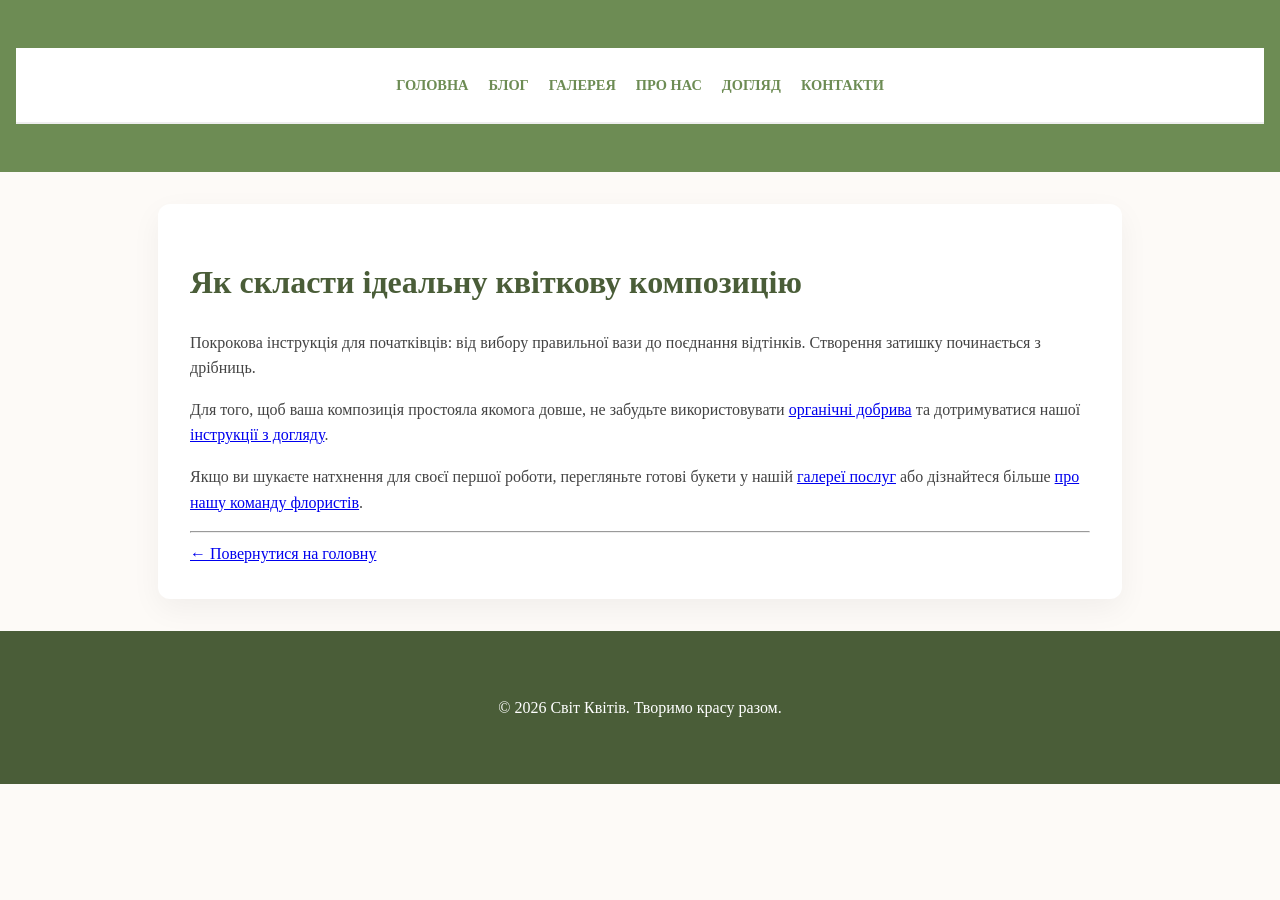
<file: page-extra.html>
<!DOCTYPE html>
<html lang="uk">
<head>
    <!-- Google Tag Manager -->
<script>(function(w,d,s,l,i){w[l]=w[l]||[];w[l].push({'gtm.start':
new Date().getTime(),event:'gtm.js'});var f=d.getElementsByTagName(s)[0],
j=d.createElement(s),dl=l!='dataLayer'?'&l='+l:'';j.async=true;j.src=
'https://www.googletagmanager.com/gtm.js?id='+i+dl;f.parentNode.insertBefore(j,f);
})(window,document,'script','dataLayer','GTM-P4GCGDGV');</script>
<!-- End Google Tag Manager -->
    <script type="text/javascript">
    (function(c,l,a,r,i,t,y){
        c[a]=c[a]||function(){(c[a].q=c[a].q||[]).push(arguments)};
        t=l.createElement(r);t.async=1;t.src="https://www.clarity.ms/tag/"+i;
        y=l.getElementsByTagName(r)[0];y.parentNode.insertBefore(t,y);
    })(window, document, "clarity", "script", "whqlkf396k");
</script>

    <!-- Google tag (gtag.js) -->
<script async src="https://www.googletagmanager.com/gtag/js?id=G-39VFWJ983L"></script>
<script>
  window.dataLayer = window.dataLayer || [];
  function gtag(){dataLayer.push(arguments);}
  gtag('js', new Date());

  gtag('config', 'G-39VFWJ983L');
</script>
    <meta charset="UTF-8">
    <title>Квіткові композиції для дому — Створіть затишок з нами</title>
    <meta name="description" content="Ідеї декору інтер'єру за допомогою живих квітів. Як правильно підібрати вазу та поєднувати рослини в кімнаті. Перетворіть свій дім на справжній Квітковий Рай!">
    <link rel="stylesheet" href="style.css">
</head>
<body>
    <header>
        <nav>
            <ul>
                <li><a href="index.html">Головна</a></li>
                <li><a href="blog.html">Блог</a></li>
                <li><a href="services.html">Галерея</a></li>
                <li><a href="about.html">Про нас</a></li>
                <li><a href="long-meta.html">Догляд</a></li>
                <li><a href="contacts.html">Контакти</a></li>
            </ul>
        </nav>
    </header>

    <div class="container">
        <h1>Як скласти ідеальну квіткову композицію</h1>
        <p>Покрокова інструкція для початківців: від вибору правильної вази до поєднання відтінків. Створення затишку починається з дрібниць.</p>
        
        <p>Для того, щоб ваша композиція простояла якомога довше, не забудьте використовувати <a href="no-h1.html">органічні добрива</a> та дотримуватися нашої <a href="long-meta.html">інструкції з догляду</a>.</p>

        <p>Якщо ви шукаєте натхнення для своєї першої роботи, перегляньте готові букети у нашій <a href="services.html">галереї послуг</a> або дізнайтеся більше <a href="about.html">про нашу команду флористів</a>.</p>
        
        <hr>
        <a href="index.html">← Повернутися на головну</a>
    </div>

    <footer>
        <p>&copy; 2026 Світ Квітів. Творимо красу разом.</p>
    </footer>
</body>
</html>
</file>
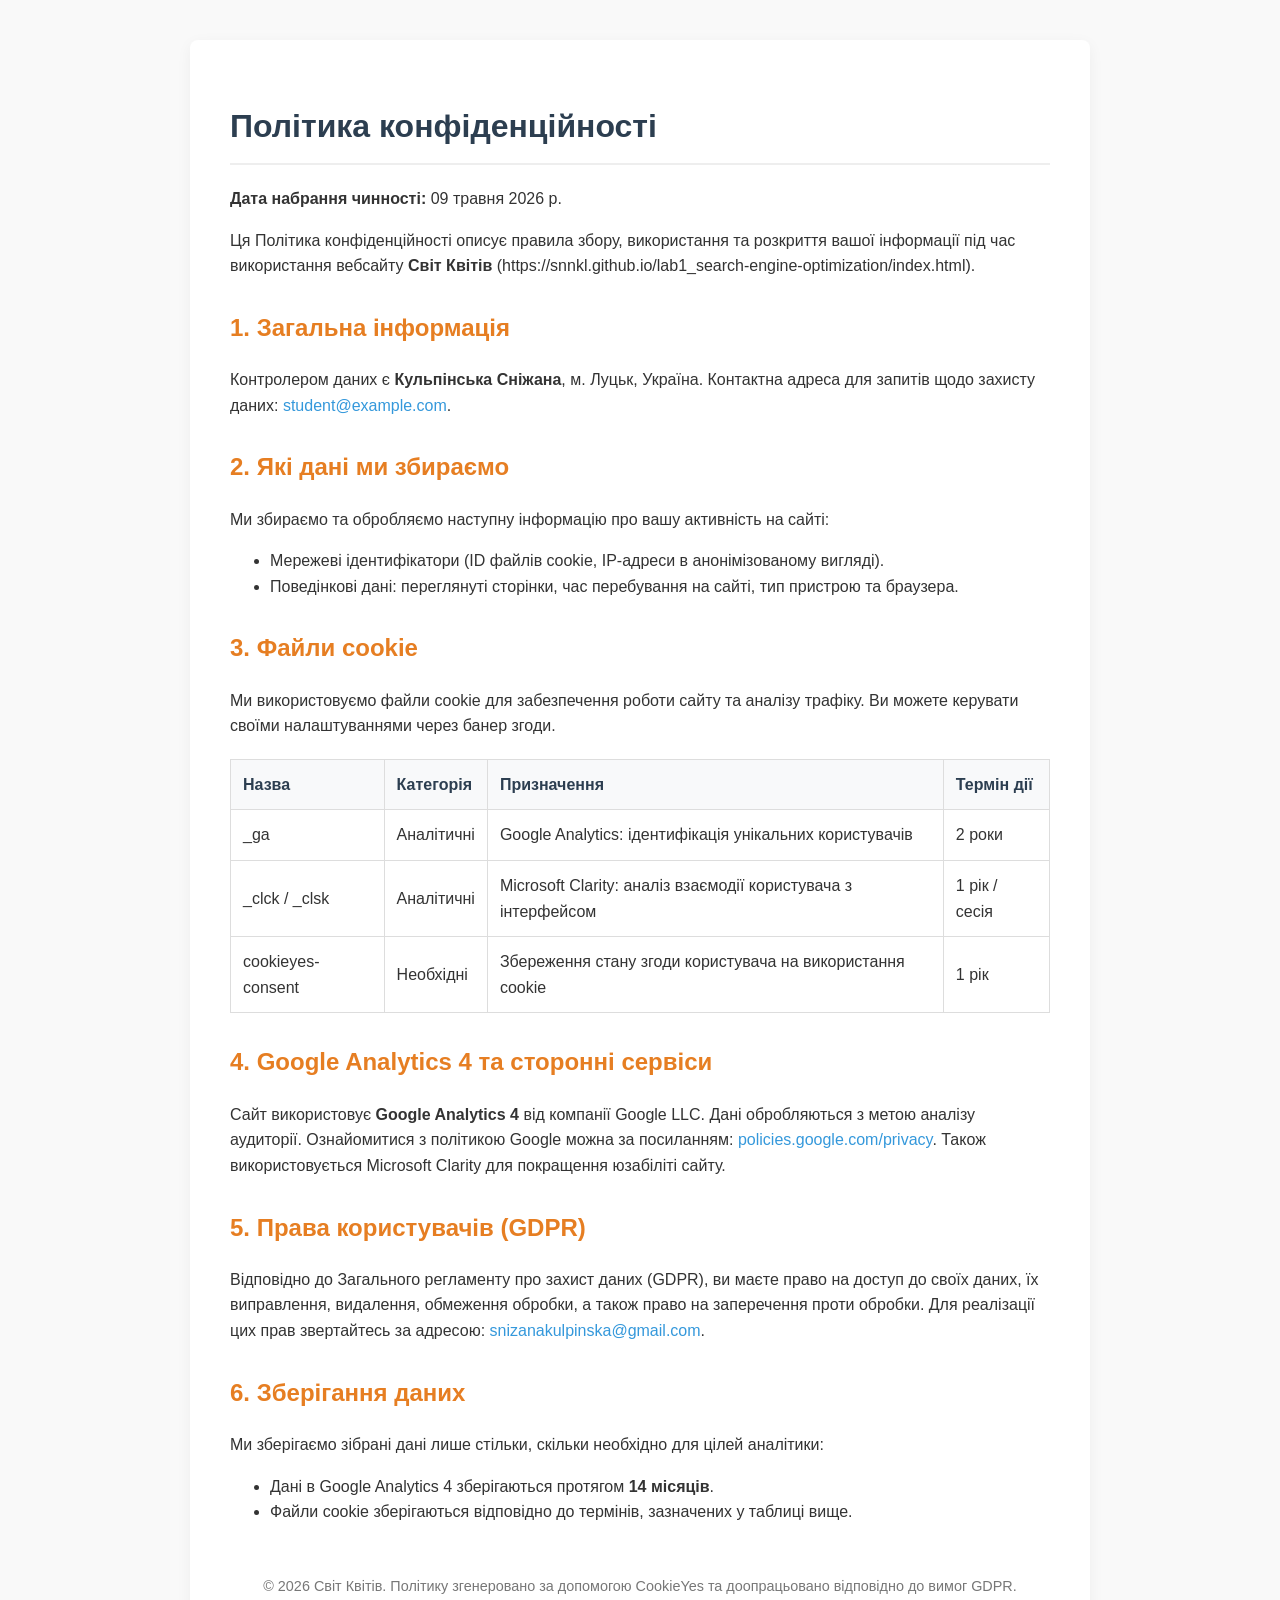
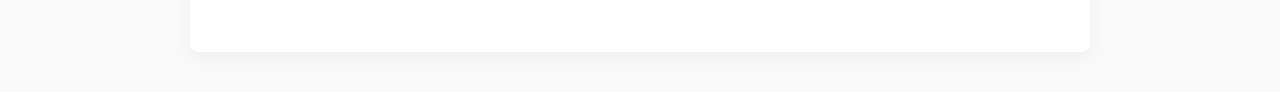
<file: privacy-policy.html>
<!DOCTYPE html>
<html lang="uk">
<head>
    <meta charset="UTF-8">
    <meta name="viewport" content="width=device-width, initial-scale=1.0">
    <title>Політика конфіденційності — Світ Квітів</title>
    <style>
        body {
            font-family: 'Segoe UI', Tahoma, Geneva, Verdana, sans-serif;
            line-height: 1.6;
            color: #333;
            max-width: 900px;
            margin: 0 auto;
            padding: 40px 20px;
            background-color: #f9f9f9;
        }
        .container {
            background: #fff;
            padding: 40px;
            border-radius: 8px;
            box-shadow: 0 4px 15px rgba(0,0,0,0.05);
        }
        h1 { color: #2c3e50; border-bottom: 2px solid #eee; padding-bottom: 10px; }
        h2 { color: #e67e22; margin-top: 30px; }
        table {
            width: 100%;
            border-collapse: collapse;
            margin: 20px 0;
        }
        th, td {
            border: 1px solid #ddd;
            padding: 12px;
            text-align: left;
        }
        th { background-color: #f8f9fa; color: #2c3e50; }
        .footer {
            margin-top: 50px;
            font-size: 0.9em;
            color: #777;
            text-align: center;
        }
        a { color: #3498db; text-decoration: none; }
        a:hover { text-decoration: underline; }
    </style>
</head>
<body>

<div class="container">
    <h1>Політика конфіденційності</h1>
    <p><strong>Дата набрання чинності:</strong> 09 травня 2026 р.</p>
    <p>Ця Політика конфіденційності описує правила збору, використання та розкриття вашої інформації під час використання вебсайту <strong>Світ Квітів</strong> (https://snnkl.github.io/lab1_search-engine-optimization/index.html).</p>

    <h2>1. Загальна інформація</h2>
    <p>Контролером даних є <strong>Кульпінська Сніжана</strong>, м. Луцьк, Україна. Контактна адреса для запитів щодо захисту даних: <a href="mailto:student@example.com">student@example.com</a>.</p>

    <h2>2. Які дані ми збираємо</h2>
    <p>Ми збираємо та обробляємо наступну інформацію про вашу активність на сайті:</p>
    <ul>
        <li>Мережеві ідентифікатори (ID файлів cookie, IP-адреси в анонімізованому вигляді).</li>
        <li>Поведінкові дані: переглянуті сторінки, час перебування на сайті, тип пристрою та браузера.</li>
    </ul>

    <h2>3. Файли cookie</h2>
    <p>Ми використовуємо файли cookie для забезпечення роботи сайту та аналізу трафіку. Ви можете керувати своїми налаштуваннями через банер згоди.</p>
    <table>
        <thead>
            <tr>
                <th>Назва</th>
                <th>Категорія</th>
                <th>Призначення</th>
                <th>Термін дії</th>
            </tr>
        </thead>
        <tbody>
            <tr>
                <td>_ga</td>
                <td>Аналітичні</td>
                <td>Google Analytics: ідентифікація унікальних користувачів</td>
                <td>2 роки</td>
            </tr>
            <tr>
                <td>_clck / _clsk</td>
                <td>Аналітичні</td>
                <td>Microsoft Clarity: аналіз взаємодії користувача з інтерфейсом</td>
                <td>1 рік / сесія</td>
            </tr>
            <tr>
                <td>cookieyes-consent</td>
                <td>Необхідні</td>
                <td>Збереження стану згоди користувача на використання cookie</td>
                <td>1 рік</td>
            </tr>
        </tbody>
    </table>

    <h2>4. Google Analytics 4 та сторонні сервіси</h2>
    <p>Сайт використовує <strong>Google Analytics 4</strong> від компанії Google LLC. Дані обробляються з метою аналізу аудиторії. Ознайомитися з політикою Google можна за посиланням: <a href="https://policies.google.com/privacy" target="_blank">policies.google.com/privacy</a>. Також використовується Microsoft Clarity для покращення юзабіліті сайту.</p>

    <h2>5. Права користувачів (GDPR)</h2>
    <p>Відповідно до Загального регламенту про захист даних (GDPR), ви маєте право на доступ до своїх даних, їх виправлення, видалення, обмеження обробки, а також право на заперечення проти обробки. Для реалізації цих прав звертайтесь за адресою: <a href="mailto:snizanakulpinska@gmail.com">snizanakulpinska@gmail.com</a>.</p>

    <h2>6. Зберігання даних</h2>
    <p>Ми зберігаємо зібрані дані лише стільки, скільки необхідно для цілей аналітики:</p>
    <ul>
        <li>Дані в Google Analytics 4 зберігаються протягом <strong>14 місяців</strong>.</li>
        <li>Файли cookie зберігаються відповідно до термінів, зазначених у таблиці вище.</li>
    </ul>

    <div class="footer">
        <p>&copy; 2026 Світ Квітів. Політику згенеровано за допомогою CookieYes та доопрацьовано відповідно до вимог GDPR.</p>
    </div>
</div>

</body>
</html>
</file>
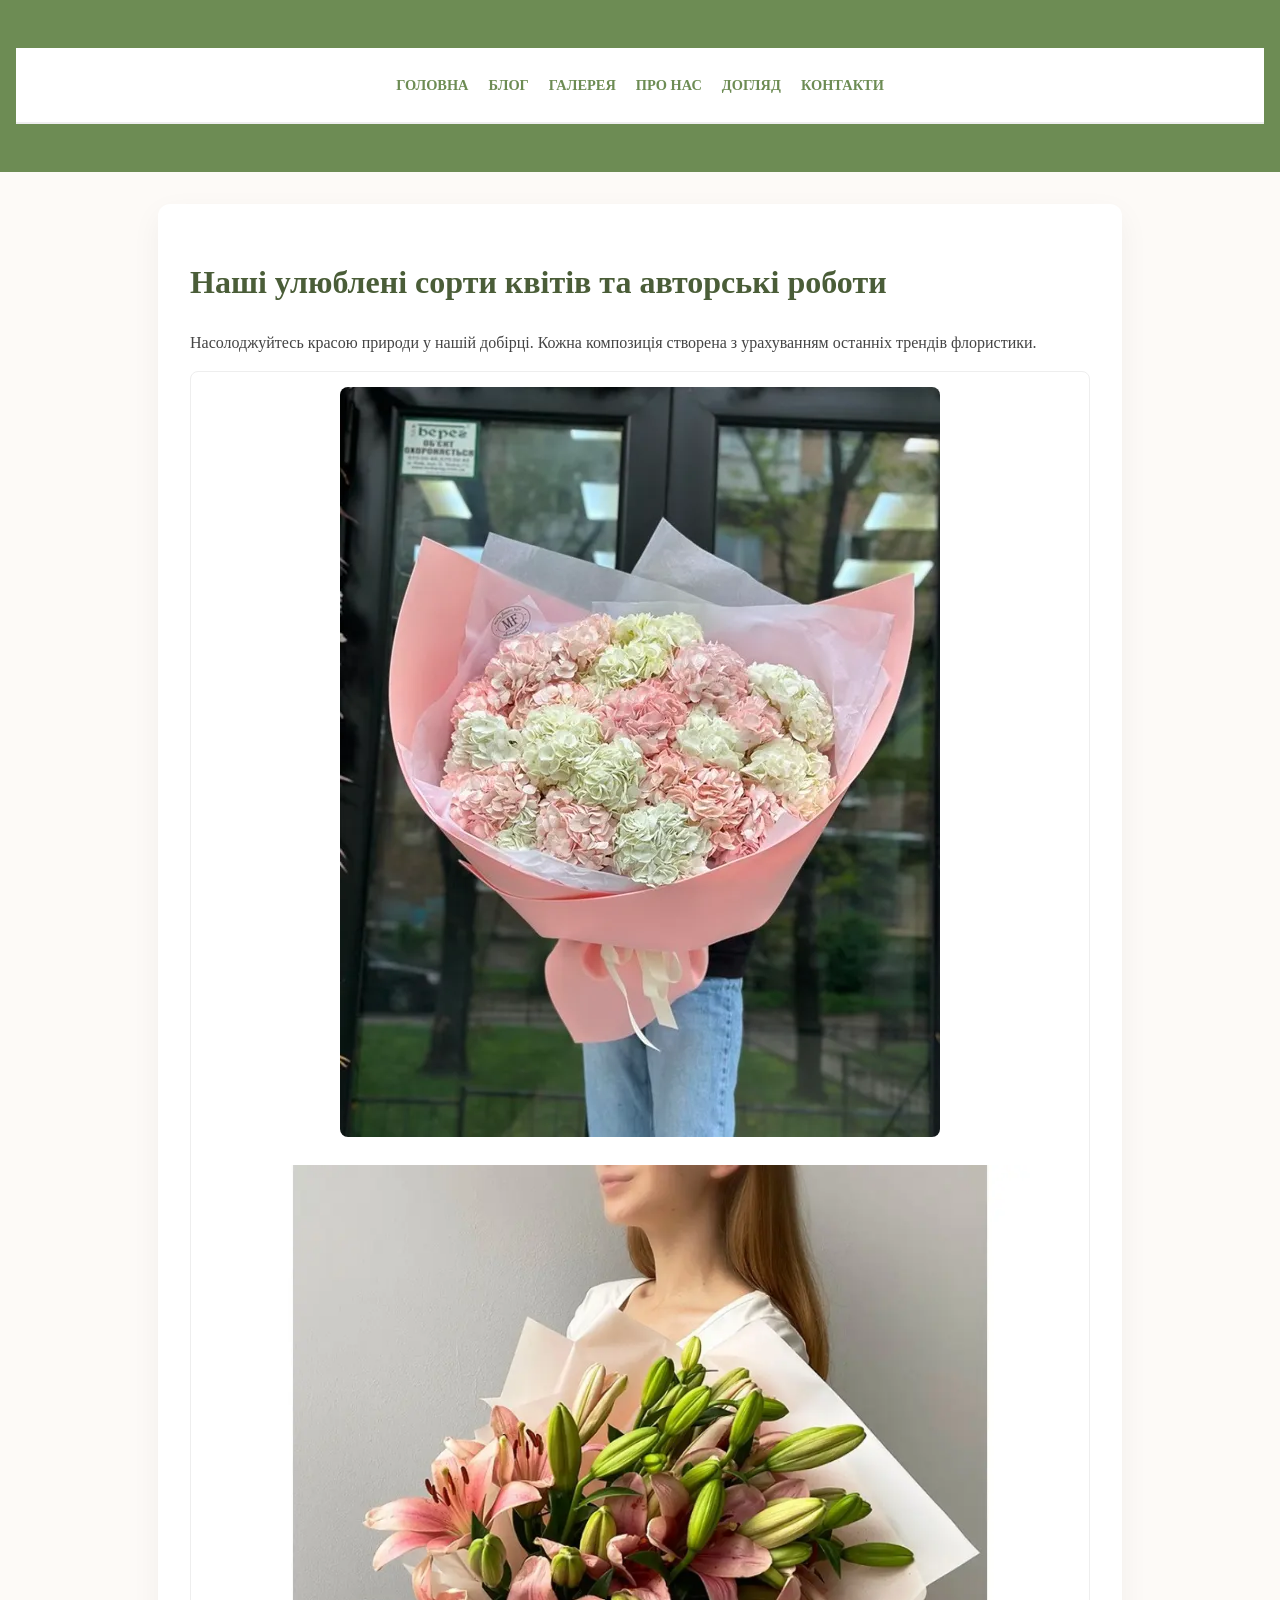
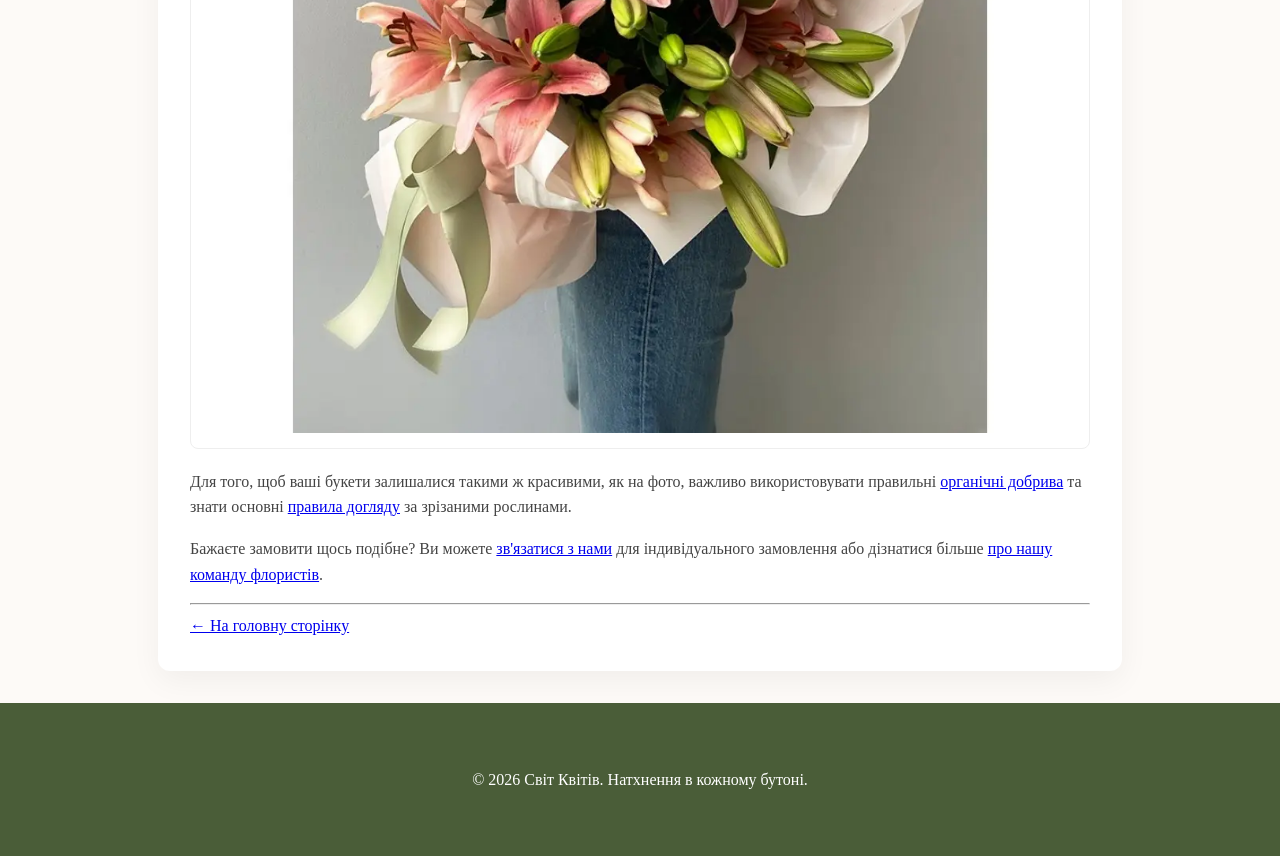
<file: services.html>
<!DOCTYPE html>
<html lang="uk">
<head>
    <!-- Google Tag Manager -->
<script>(function(w,d,s,l,i){w[l]=w[l]||[];w[l].push({'gtm.start':
new Date().getTime(),event:'gtm.js'});var f=d.getElementsByTagName(s)[0],
j=d.createElement(s),dl=l!='dataLayer'?'&l='+l:'';j.async=true;j.src=
'https://www.googletagmanager.com/gtm.js?id='+i+dl;f.parentNode.insertBefore(j,f);
})(window,document,'script','dataLayer','GTM-P4GCGDGV');</script>
<!-- End Google Tag Manager -->
    <script type="text/javascript">
    (function(c,l,a,r,i,t,y){
        c[a]=c[a]||function(){(c[a].q=c[a].q||[]).push(arguments)};
        t=l.createElement(r);t.async=1;t.src="https://www.clarity.ms/tag/"+i;
        y=l.getElementsByTagName(r)[0];y.parentNode.insertBefore(t,y);
    })(window, document, "clarity", "script", "whqlkf396k");
</script>

    <!-- Google tag (gtag.js) -->
<script async src="https://www.googletagmanager.com/gtag/js?id=G-39VFWJ983L"></script>
<script>
  window.dataLayer = window.dataLayer || [];
  function gtag(){dataLayer.push(arguments);}
  gtag('js', new Date());

  gtag('config', 'G-39VFWJ983L');
</script>
    <meta charset="UTF-8">
    <title>Галерея квітів та авторських букетів — Наші найкращі роботи</title>
    <meta name="description" content="Перегляньте нашу фотогалерею квіткових композицій. Надихайтеся ідеями для весіль, свят та подарунків. Кожен букет створений професійними флористами з любов'ю.">
    <link rel="stylesheet" href="style.css">
</head>
<body>
    <header>
        <nav>
            <ul>
                <li><a href="index.html">Головна</a></li>
                <li><a href="blog.html">Блог</a></li>
                <li><a href="services.html">Галерея</a></li>
                <li><a href="about.html">Про нас</a></li>
                <li><a href="long-meta.html">Догляд</a></li>
                <li><a href="contacts.html">Контакти</a></li>
            </ul>
        </nav>
    </header>

    <div class="container">
        <h1>Наші улюблені сорти квітів та авторські роботи</h1>
        <p>Насолоджуйтесь красою природи у нашій добірці. Кожна композиція створена з урахуванням останніх трендів флористики.</p>
        
        <div class="flower-card">
            <picture>
                <source srcset="img/hydrangea.webp" type="image/webp">
                <img src="img/hydrangea.jpg" 
                     alt="Неймовірний букет гортензій" 
                     width="600" 
                     height="750">
            </picture>
            
            <img src="img/lilies.webp" 
                 alt="Букет ніжних рожевих лілій" 
                 width="1100" 
                 height="1100"
                loading="lazy">
        </div>

        <p>Для того, щоб ваші букети залишалися такими ж красивими, як на фото, важливо використовувати правильні <a href="no-h1.html">органічні добрива</a> та знати основні <a href="long-meta.html">правила догляду</a> за зрізаними рослинами.</p>

        <p>Бажаєте замовити щось подібне? Ви можете <a href="contacts.html">зв'язатися з нами</a> для індивідуального замовлення або дізнатися більше <a href="about.html">про нашу команду флористів</a>.</p>
        
        <hr>
        <a href="index.html">← На головну сторінку</a>
    </div>

    <footer>
        <p>&copy; 2026 Світ Квітів. Натхнення в кожному бутоні.</p>
    </footer>
</body>
</html>
</file>
<file: style.css>
body {
    font-family: 'Georgia', serif;
    line-height: 1.6;
    margin: 0;
    color: #444;
    background-color: #fdfaf7;
}

header {
    background: #6d8c54; /* Зелений колір листя */
    color: #fff;
    padding: 3rem 1rem;
    text-align: center;
}

nav {
    background: #fff;
    border-bottom: 2px solid #eee;
    padding: 0.5rem;
    position: sticky;
    top: 0;
    z-index: 100;
}

nav ul {
    list-style: none;
    padding: 0;
    display: flex;
    justify-content: center;
    gap: 20px;
}

nav a {
    color: #6d8c54;
    text-decoration: none;
    font-weight: bold;
    text-transform: uppercase;
    font-size: 0.9rem;
}

nav a:hover {
    color: #d4a373; /* Колір пелюсток */
}

.container {
    max-width: 900px;
    margin: 2rem auto;
    padding: 2rem;
    background: #fff;
    border-radius: 12px;
    box-shadow: 0 10px 30px rgba(0,0,0,0.05);
}

h1, h2 { color: #4a5d38; }

.flower-card {
    border: 1px solid #eee;
    padding: 15px;
    margin-bottom: 20px;
    border-radius: 8px;
    text-align: center;
}

img {
    max-width: 100%;
    height: auto;
    border-radius: 8px;
}

.error-link { color: #d62828 !important; }

footer {
    text-align: center;
    padding: 3rem;
    background: #4a5d38;
    color: white;
    margin-top: 2rem;
}

.flower-card{
    display: flex;
    flex-wrap: wrap;
    gap: 20px;
    justify-content: center;
}


.order-btn:hover {
    background-color: #4a5d38;
}
.order-btn {
    background-color: #6d8c54;
    color: white;
    display: block; 
    margin: 20px auto 0 auto; 
    text-align: center;
    padding: 10px 20px;
    border: none;
    border-radius: 5px;
    cursor: pointer;
    font-weight: bold;
    transition: 0.3s;
}


.survey-box {
    background-color: #fffafa;
    display: block; 
    margin: 20px auto 0 auto; 
    text-align: center;
    padding: 20px;
    border: 1px solid #ffe4e1;
    border-radius: 8px;
    margin-top: 20px;
}
</file>
